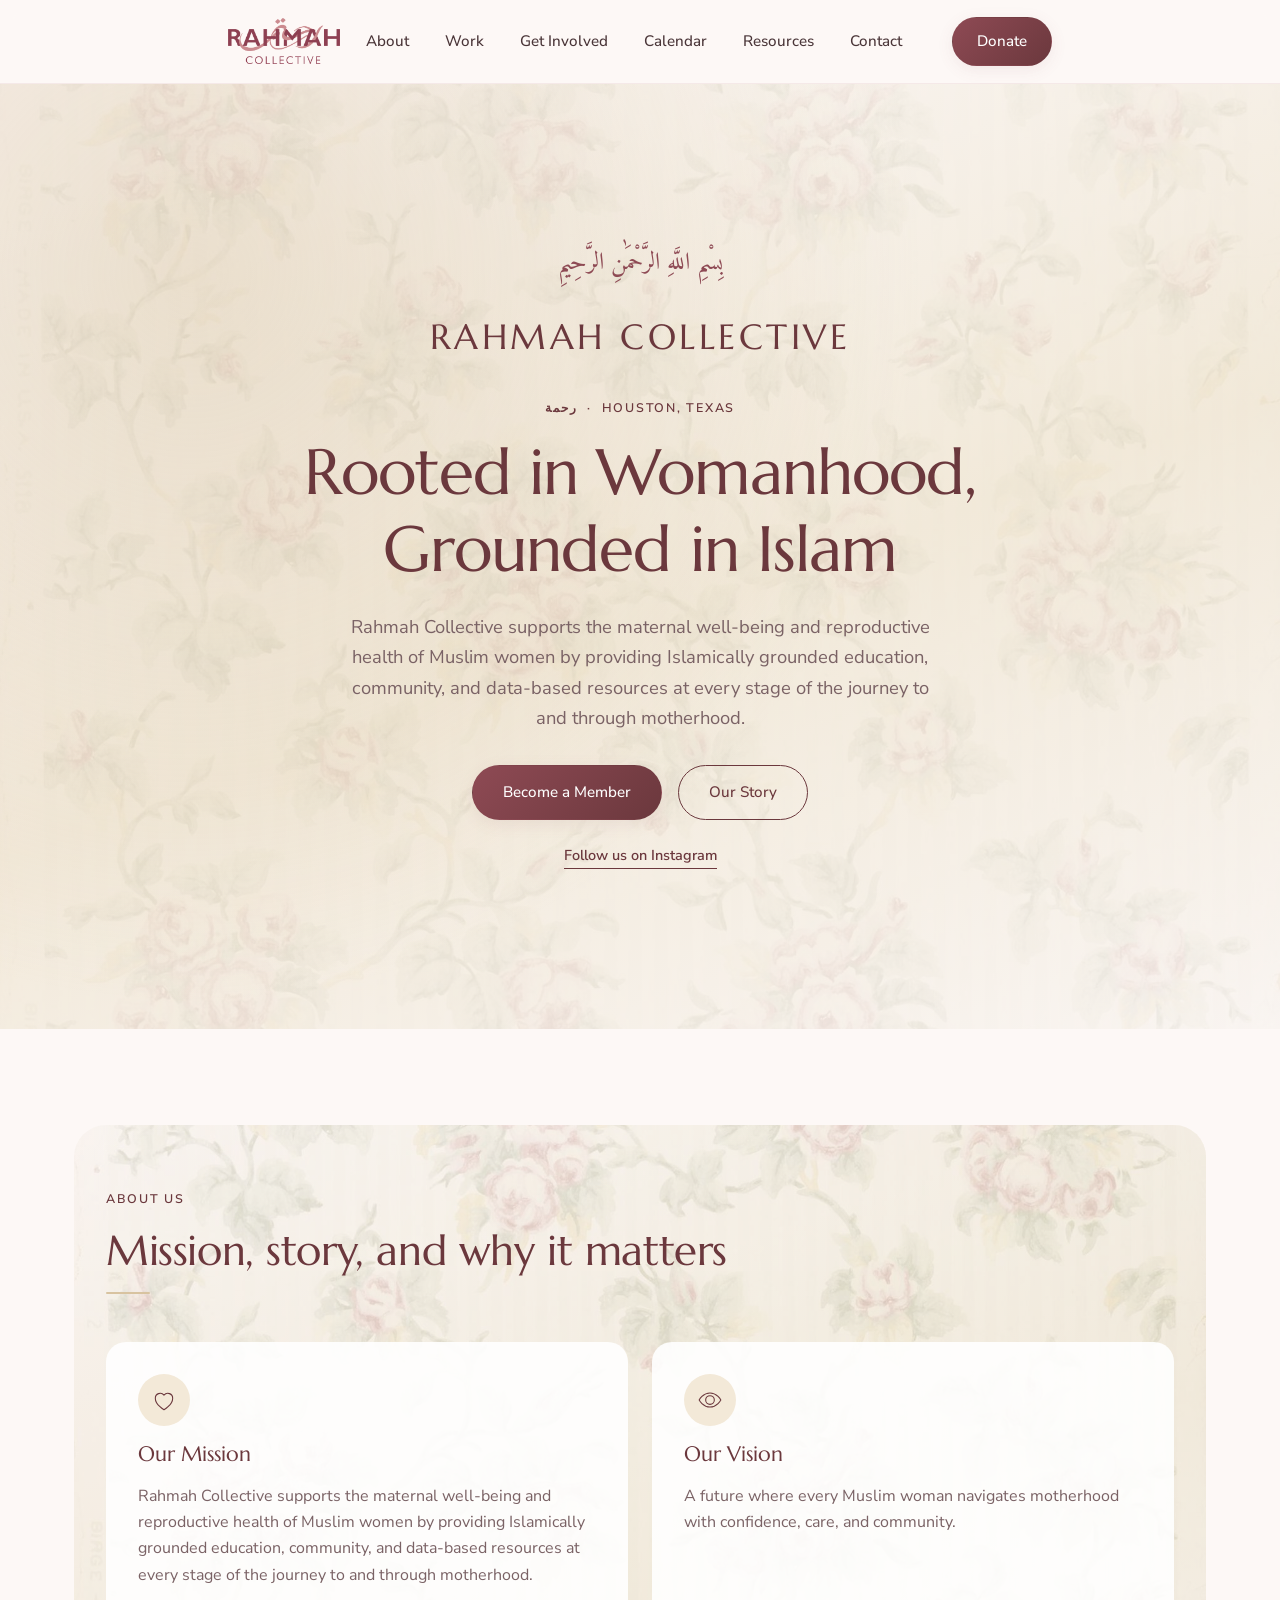
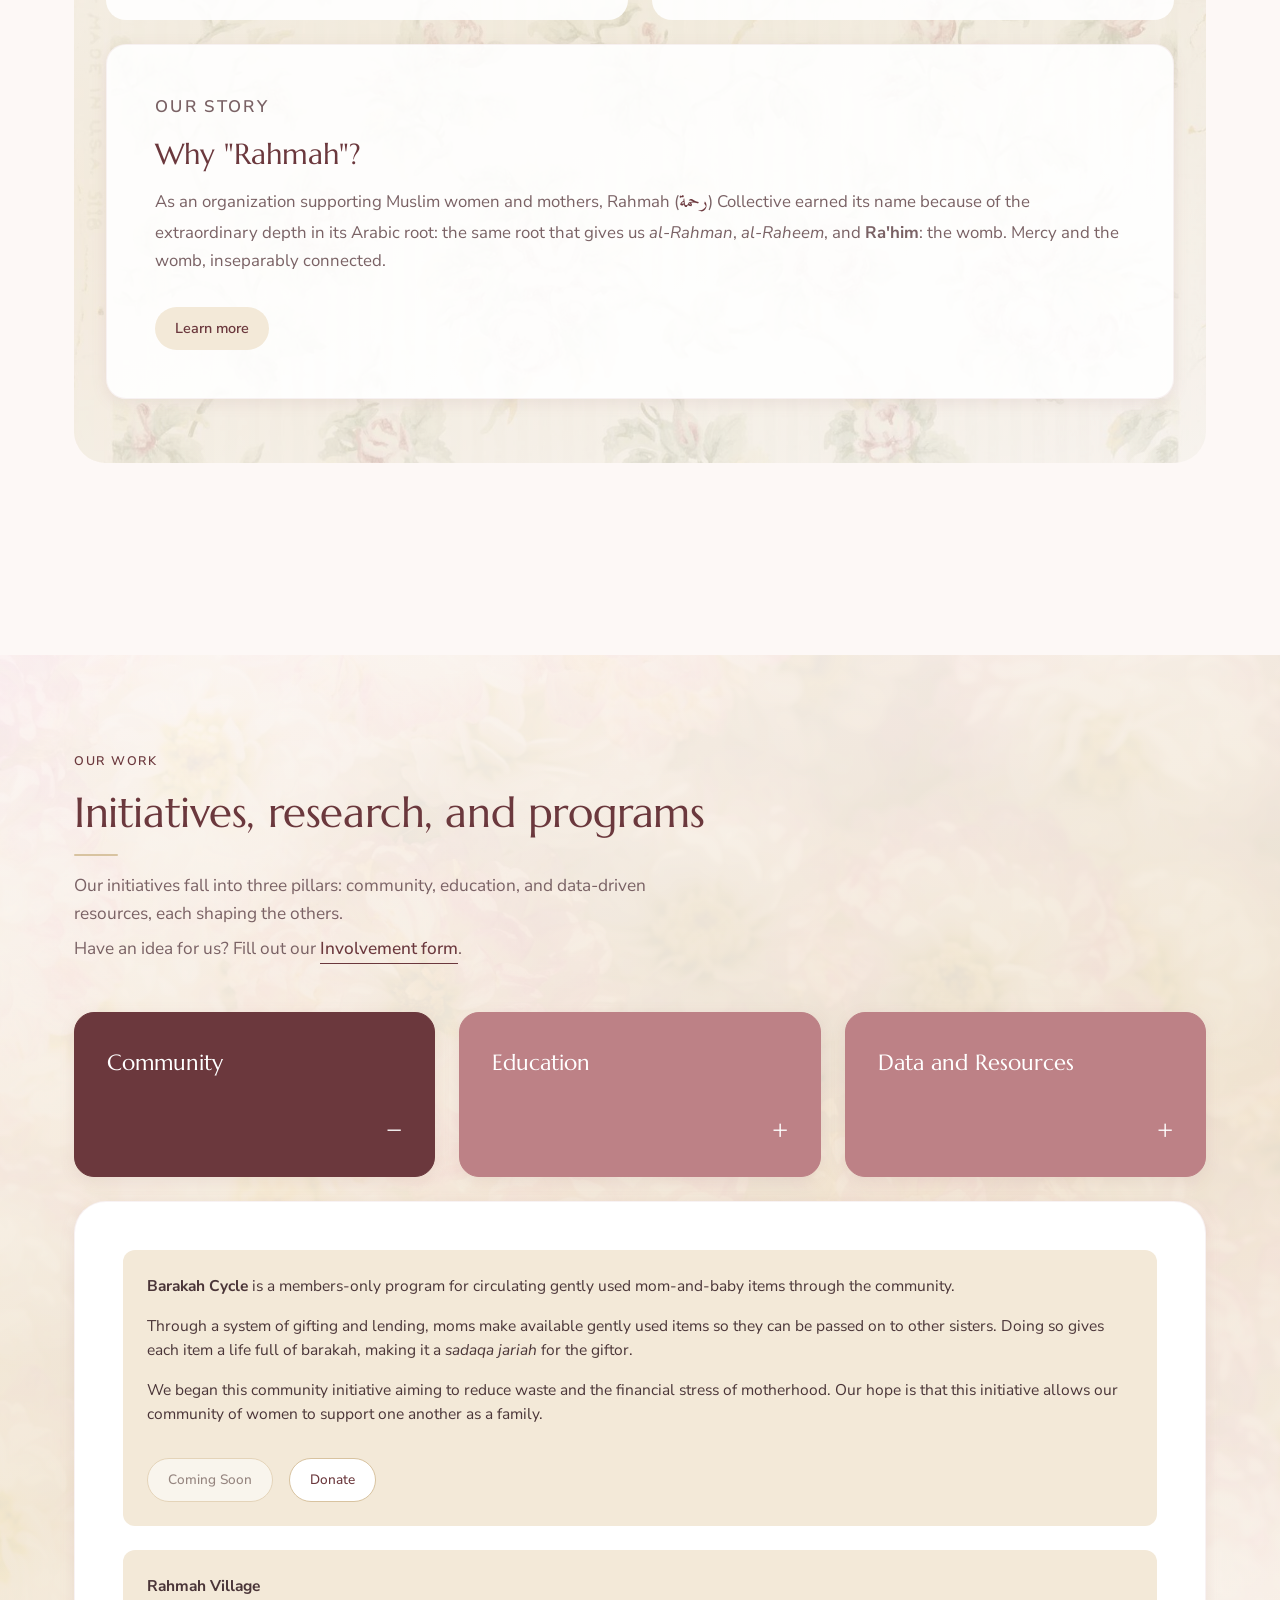
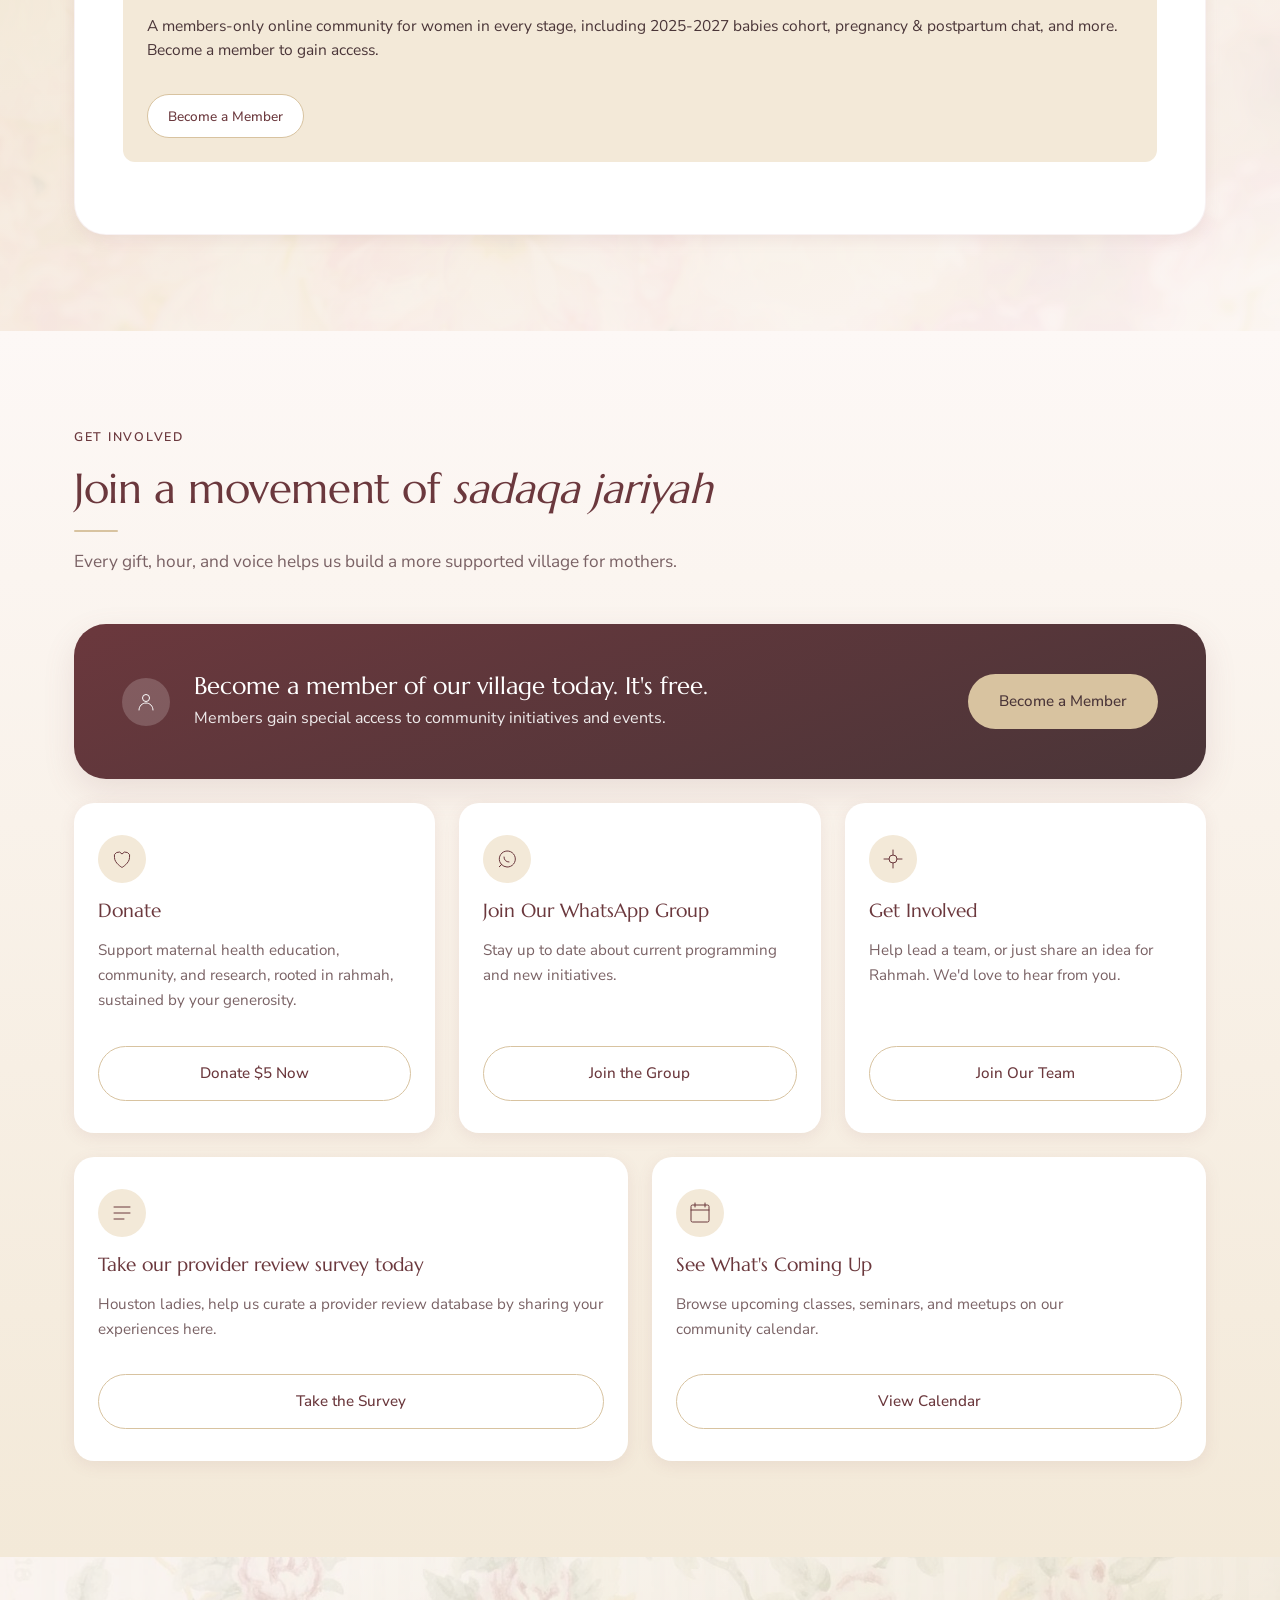
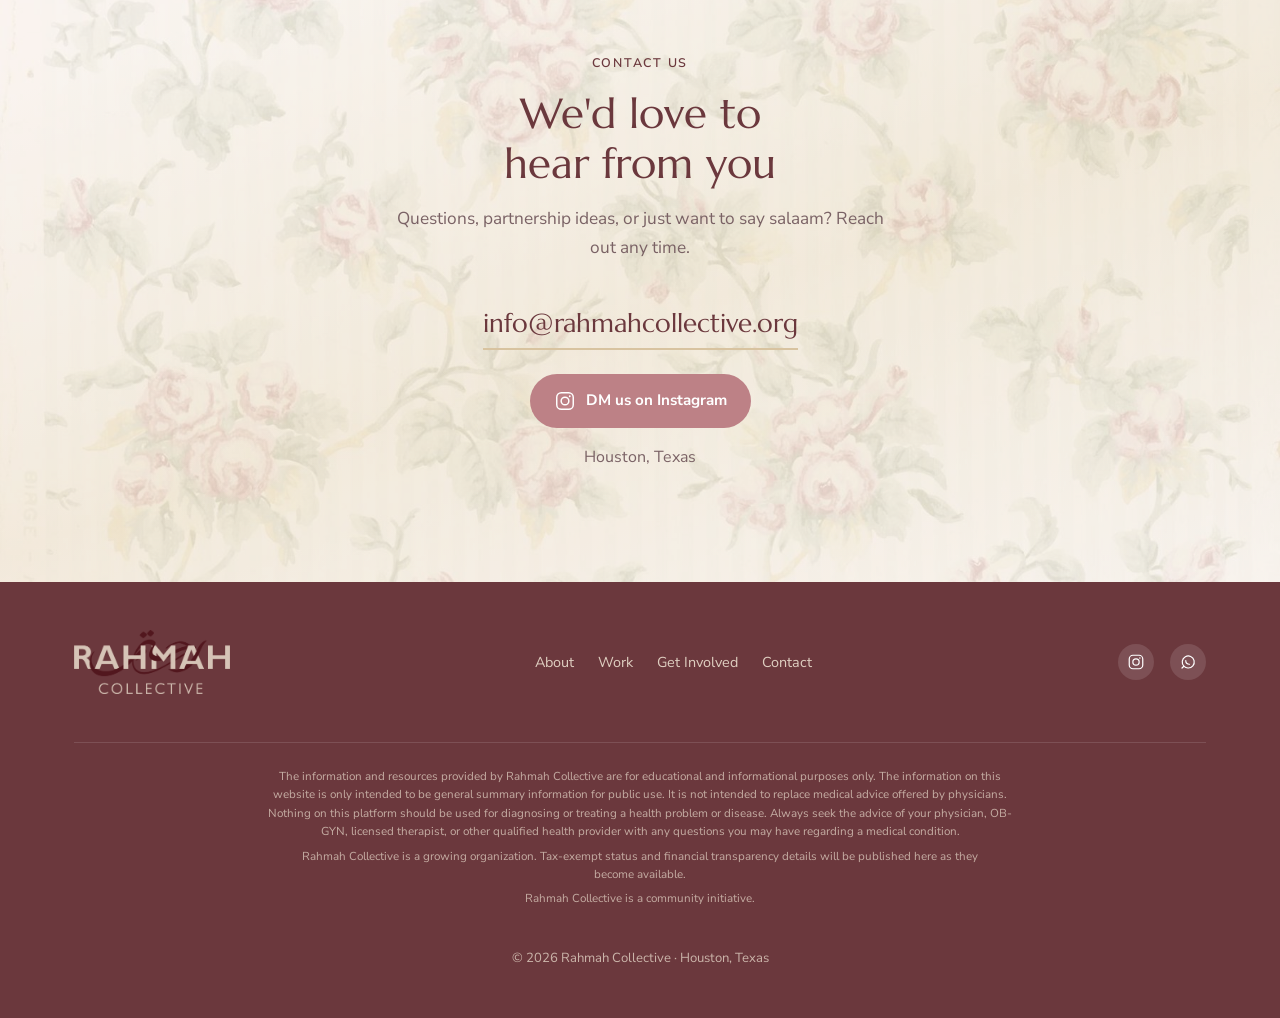
<file: index.html>
<!DOCTYPE html>
<html lang="en">
<head>
<meta charset="UTF-8">
<meta name="viewport" content="width=device-width, initial-scale=1.0">
<title>Rahmah Collective | Maternal Health &amp; Community, Houston TX</title>
<meta name="description" content="Rahmah Collective supports maternal health and reproductive care through Islamically grounded education, community, and research at every stage of a woman's journey to and through motherhood.">
<link rel="icon" type="image/png" href="assets/images/logo.png">

<meta property="og:type" content="website">
<meta property="og:title" content="Rahmah Collective | Rooted in Womanhood, Grounded in Islam">
<meta property="og:description" content="Islamically grounded education, community, and research for maternal health and reproductive care, at every stage of a woman's journey to and through motherhood.">
<meta property="og:image" content="https://rahmahcollective.org/assets/images/logo.png">
<meta property="og:url" content="https://rahmahcollective.org/">
<link rel="canonical" href="https://rahmahcollective.org/">
<meta name="twitter:card" content="summary_large_image">
<meta name="twitter:title" content="Rahmah Collective | Rooted in Womanhood, Grounded in Islam">
<meta name="twitter:description" content="Islamically grounded education, community, and research for maternal health and reproductive care, at every stage of a woman's journey to and through motherhood.">
<meta name="twitter:image" content="https://rahmahcollective.org/assets/images/logo.png">

<link rel="preconnect" href="https://fonts.googleapis.com">
<link rel="preconnect" href="https://fonts.gstatic.com" crossorigin>
<link href="https://fonts.googleapis.com/css2?family=Marcellus&family=Nunito+Sans:wght@300;400;500;600;700&family=Amiri:ital@0;1&display=swap" rel="stylesheet">

<link rel="stylesheet" href="css/styles.css">

<script type="application/ld+json">
{
  "@context": "https://schema.org",
  "@type": "NGO",
  "name": "Rahmah Collective",
  "url": "https://rahmahcollective.org/",
  "logo": "https://rahmahcollective.org/assets/images/logo.png",
  "description": "Rahmah Collective supports the maternal well-being and reproductive health of Muslim women by providing Islamically grounded education, community, and data-based resources at every stage of the journey to and through motherhood.",
  "address": {
    "@type": "PostalAddress",
    "addressLocality": "Houston",
    "addressRegion": "TX",
    "addressCountry": "US"
  },
  "email": "info@rahmahcollective.org",
  "sameAs": [
    "https://www.instagram.com/rahmahcollective"
  ]
}
</script>
</head>
<body>

<a class="skip-link" href="#main">Skip to main content</a>

<header class="site-header" id="site-header">
  <div class="container header-inner">
    <a href="#hero" class="brand" aria-label="Rahmah Collective home">
      <img src="assets/images/logo.png" alt="Rahmah Collective" class="brand-logo">
    </a>

    <nav class="main-nav" id="main-nav" aria-label="Primary">
      <ul>
        <li><a href="#about" class="nav-link">About</a></li>
        <li><a href="#work" class="nav-link">Work</a></li>
        <li><a href="#get-involved" class="nav-link">Get Involved</a></li>
        <li><a href="calendar.html" class="nav-link">Calendar</a></li>
        <li><a href="resources.html" class="nav-link">Resources</a></li>
        <li><a href="#contact" class="nav-link">Contact</a></li>
      </ul>
      <a href="donate.html" class="btn btn-primary btn-nav">Donate</a>
    </nav>

    <button class="nav-toggle" id="nav-toggle" aria-expanded="false" aria-controls="main-nav" aria-label="Open menu">
      <span></span><span></span><span></span>
    </button>
  </div>
</header>

<main id="main">

  <!-- ================= HERO ================= -->
  <section class="hero" id="hero">
    <div class="hero-bg" style="background-image:url('assets/images/hero-rose-wallpaper.jpg');" aria-hidden="true"></div>
    <div class="hero-gradient" aria-hidden="true"></div>
    <div class="container hero-inner reveal">
      <p class="hero-bismillah" lang="ar" dir="rtl">بِسْمِ اللَّهِ الرَّحْمَٰنِ الرَّحِيمِ</p>
      <p class="hero-wordmark">Rahmah Collective</p>
      <p class="eyebrow">رحمة &nbsp;·&nbsp; Houston, Texas</p>
      <h1 class="hero-title">Rooted in Womanhood,<br>Grounded in Islam</h1>
      <p class="hero-lede">Rahmah Collective supports the maternal well-being and reproductive health of Muslim women by providing Islamically grounded education, community, and data-based resources at every stage of the journey to and through motherhood.</p>
      <div class="hero-actions">
        <a href="https://forms.gle/Dado1hNxXgk2xg6z8" target="_blank" rel="noopener" class="btn btn-primary">Become a Member</a>
        <a href="#about" class="btn btn-ghost">Our Story</a>
      </div>
      <a href="https://www.instagram.com/rahmahcollective" target="_blank" rel="noopener" class="hero-instagram">Follow us on Instagram</a>
    </div>
  </section>

  <!-- ================= ABOUT ================= -->
  <section class="about" id="about">
    <div class="container">

      <div class="about-intro">
        <div class="about-intro-bg" style="background-image:url('assets/images/hero-rose-wallpaper.jpg');" aria-hidden="true"></div>
        <div class="about-intro-inner">
          <div class="section-head reveal">
            <p class="eyebrow">About Us</p>
            <h2>Mission, story, and why it matters</h2>
          </div>

          <div class="mv-row">
            <div class="mv-card reveal">
              <span class="mv-icon" aria-hidden="true">
                <svg viewBox="0 0 48 48" fill="none"><path d="M24 42s-16-9.4-16-21A9 9 0 0 1 24 15a9 9 0 0 1 16 6c0 11.6-16 21-16 21Z" stroke="currentColor" stroke-width="2" stroke-linejoin="round"/></svg>
              </span>
              <h3>Our Mission</h3>
              <p>Rahmah Collective supports the maternal well-being and reproductive health of Muslim women by providing Islamically grounded education, community, and data-based resources at every stage of the journey to and through motherhood.</p>
            </div>
            <div class="mv-card reveal">
              <span class="mv-icon" aria-hidden="true">
                <svg viewBox="0 0 48 48" fill="none"><circle cx="24" cy="24" r="8" stroke="currentColor" stroke-width="2"/><path d="M4 24s7-13 20-13 20 13 20 13-7 13-20 13S4 24 4 24Z" stroke="currentColor" stroke-width="2" stroke-linejoin="round"/></svg>
              </span>
              <h3>Our Vision</h3>
              <p>A future where every Muslim woman navigates motherhood with confidence, care, and community.</p>
            </div>
          </div>

          <div class="story-teaser reveal" id="story-teaser">
            <p class="eyebrow">Our Story</p>
            <h3>Why "Rahmah"?</h3>
            <p>As an organization supporting Muslim women and mothers, Rahmah (<span lang="ar" dir="rtl" class="arabic">رحمة</span>) Collective earned its name because of the extraordinary depth in its Arabic root: the same root that gives us <em>al-Rahman</em>, <em>al-Raheem</em>, and <strong>Ra'him</strong>: the womb. Mercy and the womb, inseparably connected.</p>
            <a href="our-story.html" class="learn-more-link">Learn more</a>
          </div>
        </div>
      </div>

    </div>
  </section>

  <!-- ================= WORK ================= -->
  <section class="work" id="work">
    <div class="work-bg" style="background-image:url('assets/images/work-botanical.jpg');" aria-hidden="true"></div>
    <div class="container">
      <div class="section-head reveal">
        <p class="eyebrow">Our Work</p>
        <h2>Initiatives, research, and programs</h2>
        <p class="section-lede">Our initiatives fall into three pillars: community, education, and data-driven resources, each shaping the others.<br>Have an idea for us? Fill out our <a href="https://docs.google.com/forms/d/e/1FAIpQLScq1iN1NYwGDjS_3XB2kMAmpyRR4fIAAsOPiCZQrePlyUrIiw/viewform" target="_blank" rel="noopener" class="link-arrow">Involvement form</a>.</p>
      </div>

      <div class="work-tabs reveal" role="tablist" aria-label="Our work categories">
        <button type="button" class="work-tab" id="tab-community" role="tab" aria-selected="true" aria-controls="panel-community">
          <span class="work-tab-label">Community</span>
          <span class="work-tab-icon" aria-hidden="true">−</span>
        </button>
        <button type="button" class="work-tab" id="tab-education" role="tab" aria-selected="false" aria-controls="panel-education" tabindex="-1">
          <span class="work-tab-label">Education</span>
          <span class="work-tab-icon" aria-hidden="true">+</span>
        </button>
        <button type="button" class="work-tab" id="tab-research" role="tab" aria-selected="false" aria-controls="panel-research" tabindex="-1">
          <span class="work-tab-label">Data and Resources</span>
          <span class="work-tab-icon" aria-hidden="true">+</span>
        </button>
      </div>

      <div class="work-panels reveal">
        <div class="work-panel" id="panel-community" role="tabpanel" aria-labelledby="tab-community" tabindex="0">
          <ul class="work-list work-list-columns">
            <li class="work-list-feature" id="barakah-cycle">
              <p><strong>Barakah Cycle</strong> is a members-only program for circulating gently used mom-and-baby items through the community.</p>
              <p>Through a system of gifting and lending, moms make available gently used items so they can be passed on to other sisters. Doing so gives each item a life full of barakah, making it a <em>sadaqa jariah</em> for the giftor.</p>
              <p>We began this community initiative aiming to reduce waste and the financial stress of motherhood. Our hope is that this initiative allows our community of women to support one another as a family.</p>
              <div class="work-list-actions">
                <span class="btn btn-small btn-outline btn-disabled" aria-disabled="true">Coming Soon</span>
                <a href="https://forms.gle/V2MEYZY8BqBsk1dQ7" target="_blank" rel="noopener" class="btn btn-small btn-outline">Donate</a>
              </div>
            </li>
            <li class="work-list-feature">
              <p><strong>Rahmah Village</strong></p>
              <p>A members-only online community for women in every stage, including 2025-2027 babies cohort, pregnancy &amp; postpartum chat, and more. Become a member to gain access.</p>
              <a href="https://forms.gle/Dado1hNxXgk2xg6z8" target="_blank" rel="noopener" class="btn btn-small btn-outline">Become a Member</a>
            </li>
          </ul>
        </div>

        <div class="work-panel" id="panel-education" role="tabpanel" aria-labelledby="tab-education" tabindex="0" hidden>
          <ul class="work-list">
            <li><span>Pelvic Floor PT Seminar</span> <span class="tag-soon">Coming soon Nov 2026</span></li>
            <li><span>Conception, Pregnancy, and Birth: a three-day workshop</span> <span class="tag-soon">Coming soon Dec 2026</span></li>
            <li><span>Navigating Menopause</span> <span class="tag-soon">Coming soon Jan 2027</span></li>
            <li><span>Lactation While Fasting in Ramadan</span> <span class="tag-soon">Coming soon Feb 2027</span></li>
          </ul>
        </div>

        <div class="work-panel" id="panel-research" role="tabpanel" aria-labelledby="tab-research" tabindex="0" hidden>
          <ul class="work-list">
            <li>
              <span>Women's Resource Directory: a community-sourced directory of providers and services for maternal health.</span>
              <a href="resources.html" class="link-arrow">View the directory →</a>
            </li>
            <li>
              <span>Provider Review Database: passing on community knowledge from one woman to the next.</span>
              <span class="tag-soon">Coming soon 2026</span>
              <div class="work-list-actions">
                <a href="https://docs.google.com/forms/d/e/1FAIpQLSclFhXlqCu5W_9q6CjrM9YMmfhlUGwrtDl9yxfUoYLdRuDrwQ/viewform?usp=header" target="_blank" rel="noopener" class="btn btn-small btn-outline">Review a provider</a>
              </div>
            </li>
          </ul>
        </div>
      </div>
    </div>
  </section>

  <!-- ================= GET INVOLVED ================= -->
  <section class="get-involved" id="get-involved">
    <div class="container">
      <div class="section-head reveal">
        <p class="eyebrow">Get Involved</p>
        <h2>Join a movement of <em>sadaqa jariyah</em></h2>
        <p class="section-lede">Every gift, hour, and voice helps us build a more supported village for mothers.</p>
      </div>

      <div class="gi-featured reveal">
        <div class="gi-featured-content">
          <span class="gi-icon" aria-hidden="true">
            <svg viewBox="0 0 48 48" fill="none"><circle cx="24" cy="16" r="7" stroke="currentColor" stroke-width="2"/><path d="M10 40c0-8 6.3-14 14-14s14 6 14 14" stroke="currentColor" stroke-width="2" stroke-linecap="round"/></svg>
          </span>
          <div>
            <h3>Become a member of our village today. It's free.</h3>
            <p>Members gain special access to community initiatives and events.</p>
          </div>
        </div>
        <a href="https://forms.gle/Dado1hNxXgk2xg6z8" target="_blank" rel="noopener" class="btn gi-featured-btn">Become a Member</a>
      </div>

      <div class="gi-grid">

        <div class="gi-card reveal">
          <span class="gi-icon" aria-hidden="true">
            <svg viewBox="0 0 48 48" fill="none"><path d="M24 41s-15-8.9-15-19.7A8.4 8.4 0 0 1 24 14a8.4 8.4 0 0 1 15 7.3C39 32.1 24 41 24 41Z" stroke="currentColor" stroke-width="2" stroke-linejoin="round"/></svg>
          </span>
          <h3>Donate</h3>
          <p>Support maternal health education, community, and research, rooted in rahmah, sustained by your generosity.</p>
          <a href="donate.html" class="btn btn-outline">Donate $5 Now</a>
        </div>

        <div class="gi-card reveal">
          <span class="gi-icon" aria-hidden="true">
            <svg viewBox="0 0 48 48" fill="none"><path d="M13 35 8 40l5.2-4.8A16 16 0 1 1 24 40a16 16 0 0 1-11-5Z" stroke="currentColor" stroke-width="2" stroke-linecap="round" stroke-linejoin="round"/><path d="M18 20c0 6 4 10 10 10" stroke="currentColor" stroke-width="2" stroke-linecap="round"/></svg>
          </span>
          <h3>Join Our WhatsApp Group</h3>
          <p>Stay up to date about current programming and new initiatives.</p>
          <a href="https://chat.whatsapp.com/GgnVHQspC3SLMXKahzF53O" target="_blank" rel="noopener" class="btn btn-outline">Join the Group</a>
        </div>

        <div class="gi-card reveal">
          <span class="gi-icon" aria-hidden="true">
            <svg viewBox="0 0 48 48" fill="none"><path d="M24 6v10M24 32v10M6 24h10M32 24h10" stroke="currentColor" stroke-width="2" stroke-linecap="round"/><circle cx="24" cy="24" r="8" stroke="currentColor" stroke-width="2"/></svg>
          </span>
          <h3>Get Involved</h3>
          <p>Help lead a team, or just share an idea for Rahmah. We'd love to hear from you.</p>
          <a href="https://docs.google.com/forms/d/e/1FAIpQLScq1iN1NYwGDjS_3XB2kMAmpyRR4fIAAsOPiCZQrePlyUrIiw/viewform?usp=header" target="_blank" rel="noopener" class="btn btn-outline">Join Our Team</a>
        </div>

        <div class="gi-card reveal">
          <span class="gi-icon" aria-hidden="true">
            <svg viewBox="0 0 48 48" fill="none"><path d="M8 12h32M8 24h32M8 36h20" stroke="currentColor" stroke-width="2" stroke-linecap="round"/></svg>
          </span>
          <h3>Take our provider review survey today</h3>
          <p>Houston ladies, help us curate a provider review database by sharing your experiences here.</p>
          <a href="https://docs.google.com/forms/d/e/1FAIpQLSclFhXlqCu5W_9q6CjrM9YMmfhlUGwrtDl9yxfUoYLdRuDrwQ/viewform?usp=header" target="_blank" rel="noopener" class="btn btn-outline">Take the Survey</a>
        </div>

        <div class="gi-card reveal">
          <span class="gi-icon" aria-hidden="true">
            <svg viewBox="0 0 48 48" fill="none"><rect x="6" y="8" width="36" height="34" rx="3" stroke="currentColor" stroke-width="2"/><path d="M6 18h36M14 4v8M34 4v8" stroke="currentColor" stroke-width="2" stroke-linecap="round"/></svg>
          </span>
          <h3>See What's Coming Up</h3>
          <p>Browse upcoming classes, seminars, and meetups on our community calendar.</p>
          <a href="calendar.html" class="btn btn-outline">View Calendar</a>
        </div>

      </div>
    </div>
  </section>

  <!-- ================= CONTACT ================= -->
  <section class="contact" id="contact">
    <div class="contact-bg" style="background-image:url('assets/images/hero-rose-wallpaper.jpg');" aria-hidden="true"></div>
    <div class="container contact-inner reveal">
      <p class="eyebrow">Contact Us</p>
      <h2>We'd love to hear from you</h2>
      <p class="section-lede">Questions, partnership ideas, or just want to say salaam? Reach out any time.</p>
      <a href="mailto:info@rahmahcollective.org" class="contact-email">info@rahmahcollective.org</a>
      <a href="https://www.instagram.com/rahmahcollective" target="_blank" rel="noopener" class="calendar-instagram-cta" style="margin-top:var(--space-3);">
        <svg viewBox="0 0 24 24" fill="none" aria-hidden="true"><rect x="3" y="3" width="18" height="18" rx="5" stroke="currentColor" stroke-width="1.6"/><circle cx="12" cy="12" r="4.2" stroke="currentColor" stroke-width="1.6"/><circle cx="17.2" cy="6.8" r="1" fill="currentColor"/></svg>
        <span>DM us on Instagram</span>
      </a>
      <p class="contact-location">Houston, Texas</p>
    </div>
  </section>

</main>

<footer class="site-footer">
  <div class="container footer-inner">
    <img src="assets/images/logo-dark.png" alt="Rahmah Collective" class="footer-logo">
    <nav aria-label="Footer">
      <ul>
        <li><a href="#about">About</a></li>
        <li><a href="#work">Work</a></li>
        <li><a href="#get-involved">Get Involved</a></li>
        <li><a href="#contact">Contact</a></li>
      </ul>
    </nav>
    <div class="footer-social">
      <a href="https://www.instagram.com/rahmahcollective" target="_blank" rel="noopener" aria-label="Rahmah Collective on Instagram">
        <svg viewBox="0 0 24 24" fill="none" aria-hidden="true"><rect x="3" y="3" width="18" height="18" rx="5" stroke="currentColor" stroke-width="1.6"/><circle cx="12" cy="12" r="4.2" stroke="currentColor" stroke-width="1.6"/><circle cx="17.2" cy="6.8" r="1" fill="currentColor"/></svg>
      </a>
      <a href="https://chat.whatsapp.com/GgnVHQspC3SLMXKahzF53O" target="_blank" rel="noopener" aria-label="Join our WhatsApp announcement group">
        <svg viewBox="0 0 24 24" fill="none" aria-hidden="true"><path d="M6.5 17.5 4 20l2.6-2.4A8 8 0 1 1 12 20a8 8 0 0 1-5.5-2.5Z" stroke="currentColor" stroke-width="1.6" stroke-linecap="round" stroke-linejoin="round"/><path d="M9 10c0 3 2 5 5 5" stroke="currentColor" stroke-width="1.6" stroke-linecap="round"/></svg>
      </a>
    </div>
    <div class="footer-disclaimer">
      <p>The information and resources provided by Rahmah Collective are for educational and informational purposes only. The information on this website is only intended to be general summary information for public use. It is not intended to replace medical advice offered by physicians. Nothing on this platform should be used for diagnosing or treating a health problem or disease. Always seek the advice of your physician, OB-GYN, licensed therapist, or other qualified health provider with any questions you may have regarding a medical condition.</p>
      <p>Rahmah Collective is a growing organization. Tax-exempt status and financial transparency details will be published here as they become available.</p>
      <p>Rahmah Collective is a community initiative.</p>
    </div>
    <p class="footer-copy">© <span id="year"></span> Rahmah Collective · Houston, Texas</p>
  </div>
</footer>

<button type="button" id="back-to-top" class="back-to-top" aria-label="Back to top">
  <svg viewBox="0 0 24 24" fill="none" aria-hidden="true"><path d="M12 19V5M5 12l7-7 7 7" stroke="currentColor" stroke-width="2" stroke-linecap="round" stroke-linejoin="round"/></svg>
</button>

<script src="js/main.js"></script>
</body>
</html>
</file>
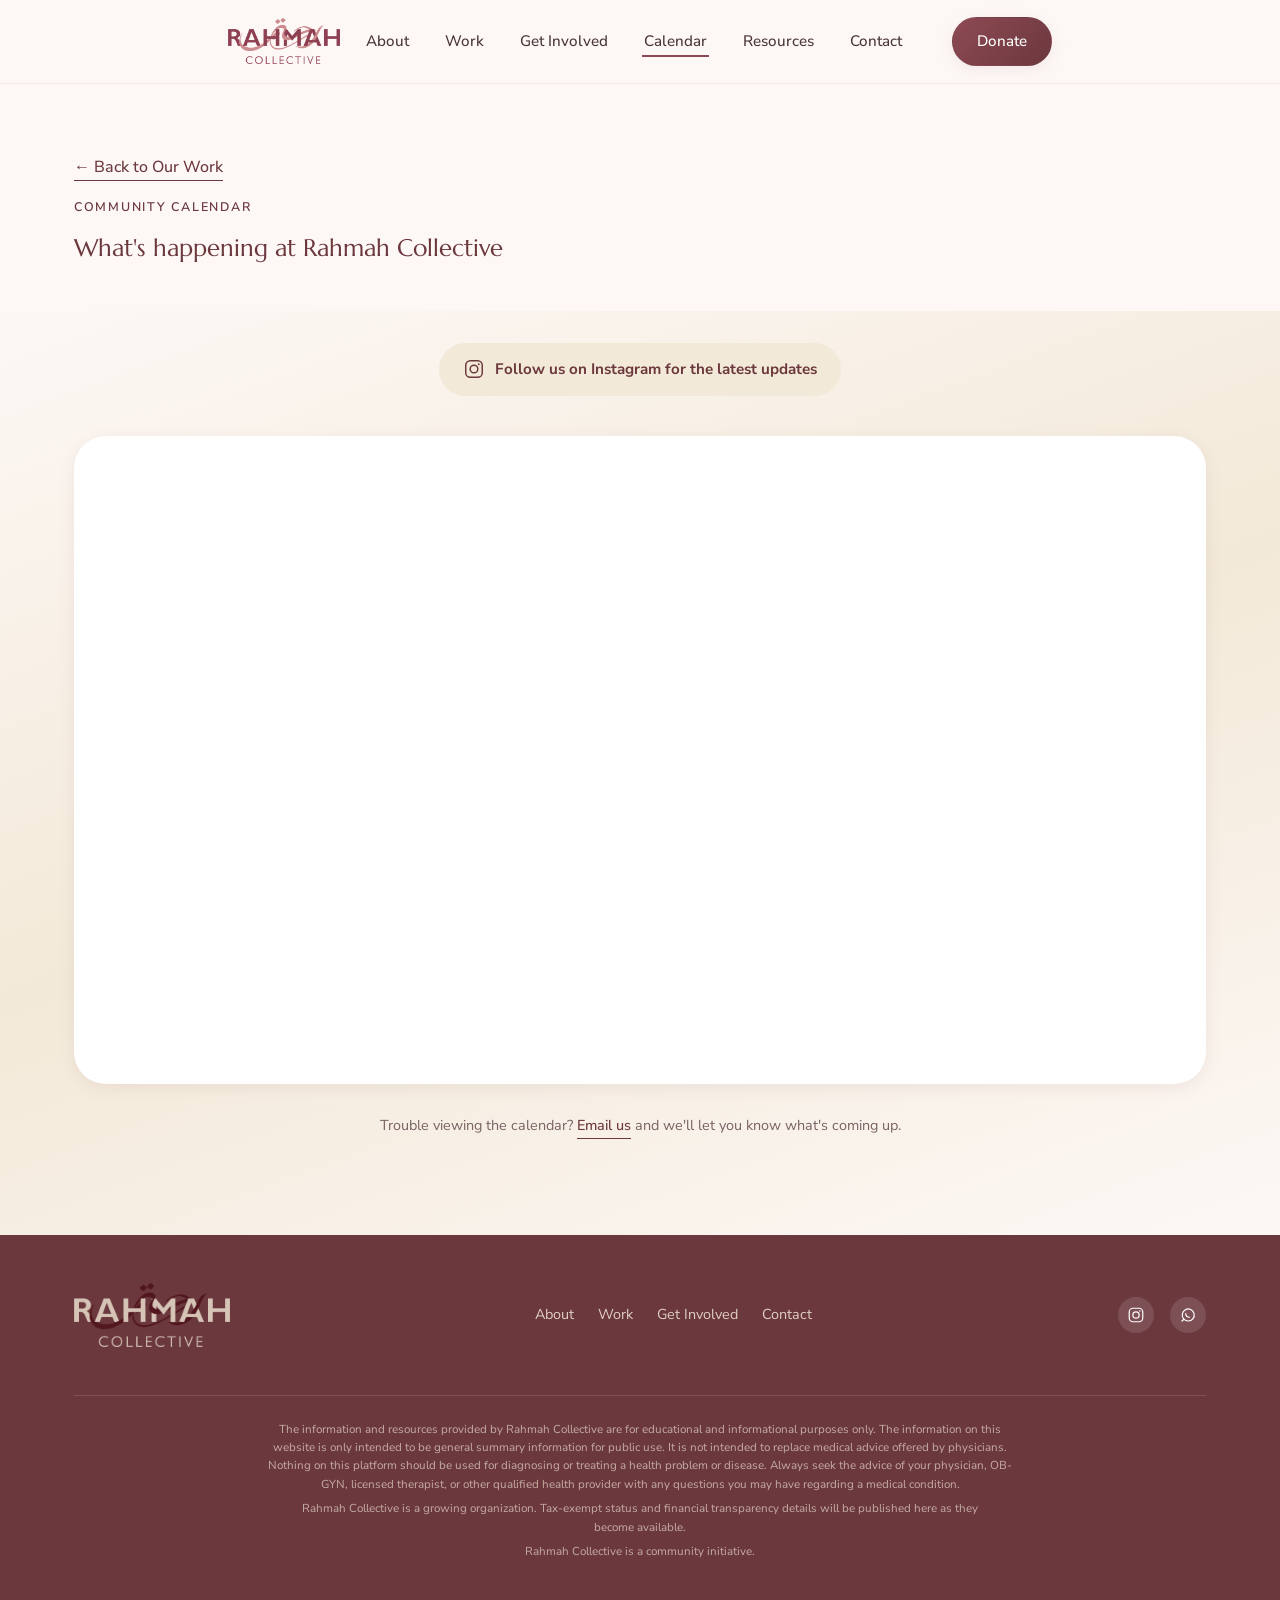
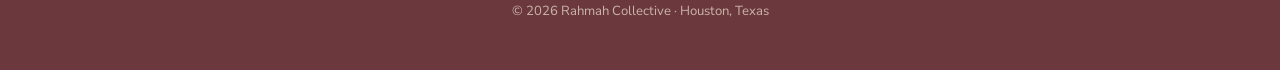
<file: calendar.html>
<!DOCTYPE html>
<html lang="en">
<head>
<meta charset="UTF-8">
<meta name="viewport" content="width=device-width, initial-scale=1.0">
<title>Calendar | Rahmah Collective</title>
<meta name="description" content="Upcoming classes, seminars, and community meetups from Rahmah Collective in Houston, TX.">
<link rel="icon" type="image/png" href="assets/images/logo.png">

<meta property="og:type" content="website">
<meta property="og:title" content="Calendar | Rahmah Collective">
<meta property="og:description" content="Upcoming classes, seminars, and community meetups from Rahmah Collective.">
<meta property="og:image" content="assets/images/logo.png">
<meta property="og:url" content="https://rahmahcollective.org/calendar.html">
<link rel="canonical" href="https://rahmahcollective.org/calendar.html">
<meta name="twitter:card" content="summary_large_image">
<meta name="twitter:title" content="Calendar | Rahmah Collective">
<meta name="twitter:description" content="Upcoming classes, seminars, and community meetups from Rahmah Collective.">
<meta name="twitter:image" content="assets/images/logo.png">

<link rel="preconnect" href="https://fonts.googleapis.com">
<link rel="preconnect" href="https://fonts.gstatic.com" crossorigin>
<link href="https://fonts.googleapis.com/css2?family=Marcellus&family=Nunito+Sans:wght@300;400;500;600;700&family=Amiri:ital@0;1&display=swap" rel="stylesheet">

<link rel="stylesheet" href="css/styles.css">
</head>
<body>

<a class="skip-link" href="#main">Skip to main content</a>

<header class="site-header" id="site-header">
  <div class="container header-inner">
    <a href="index.html" class="brand" aria-label="Rahmah Collective home">
      <img src="assets/images/logo.png" alt="Rahmah Collective" class="brand-logo">
    </a>

    <nav class="main-nav" id="main-nav" aria-label="Primary">
      <ul>
        <li><a href="index.html#about" class="nav-link">About</a></li>
        <li><a href="index.html#work" class="nav-link">Work</a></li>
        <li><a href="index.html#get-involved" class="nav-link">Get Involved</a></li>
        <li><a href="calendar.html" class="nav-link active">Calendar</a></li>
        <li><a href="resources.html" class="nav-link">Resources</a></li>
        <li><a href="index.html#contact" class="nav-link">Contact</a></li>
      </ul>
      <a href="donate.html" class="btn btn-primary btn-nav">Donate</a>
    </nav>

    <button class="nav-toggle" id="nav-toggle" aria-expanded="false" aria-controls="main-nav" aria-label="Open menu">
      <span></span><span></span><span></span>
    </button>
  </div>
</header>

<main id="main">

  <!-- ================= CALENDAR HERO ================= -->
  <section class="about" style="padding-top:var(--space-6); padding-bottom:var(--space-4);">
    <div class="container">
      <a href="index.html#work" class="link-arrow" style="margin-bottom:var(--space-2); display:inline-block;">← Back to Our Work</a>
      <div class="section-head" style="margin-bottom:0;">
        <p class="eyebrow">Community Calendar</p>
        <h1>What's happening at Rahmah Collective</h1>
      </div>
    </div>
  </section>

  <!-- ================= CALENDAR EMBED ================= -->
  <section class="work" style="padding-top:var(--space-4);">
    <div class="container">

      <div class="calendar-embed reveal">
        <a href="https://www.instagram.com/rahmahcollective" target="_blank" rel="noopener" class="calendar-instagram-cta">
          <svg viewBox="0 0 24 24" fill="none" aria-hidden="true"><rect x="3" y="3" width="18" height="18" rx="5" stroke="currentColor" stroke-width="1.6"/><circle cx="12" cy="12" r="4.2" stroke="currentColor" stroke-width="1.6"/><circle cx="17.2" cy="6.8" r="1" fill="currentColor"/></svg>
          <span>Follow us on Instagram for the latest updates</span>
        </a>
        <div class="calendar-frame-wrap">
          <iframe
            src="https://calendar.google.com/calendar/embed?src=a3832b26b87098d0e31defc30837673fe9348e8d19400ae7c915d54d04a99407%40group.calendar.google.com&ctz=America%2FChicago"
            style="border:0"
            width="100%"
            height="600"
            frameborder="0"
            scrolling="no"
            loading="lazy"
            title="Rahmah Collective community calendar"></iframe>
        </div>
        <p class="calendar-fallback">Trouble viewing the calendar? <a href="mailto:info@rahmahcollective.org?subject=Upcoming%20Events" class="link-arrow">Email us</a> and we'll let you know what's coming up.</p>
      </div>

    </div>
  </section>

</main>

<footer class="site-footer">
  <div class="container footer-inner">
    <img src="assets/images/logo-dark.png" alt="Rahmah Collective" class="footer-logo">
    <nav aria-label="Footer">
      <ul>
        <li><a href="index.html#about">About</a></li>
        <li><a href="index.html#work">Work</a></li>
        <li><a href="index.html#get-involved">Get Involved</a></li>
        <li><a href="index.html#contact">Contact</a></li>
      </ul>
    </nav>
    <div class="footer-social">
      <a href="https://www.instagram.com/rahmahcollective" target="_blank" rel="noopener" aria-label="Rahmah Collective on Instagram">
        <svg viewBox="0 0 24 24" fill="none" aria-hidden="true"><rect x="3" y="3" width="18" height="18" rx="5" stroke="currentColor" stroke-width="1.6"/><circle cx="12" cy="12" r="4.2" stroke="currentColor" stroke-width="1.6"/><circle cx="17.2" cy="6.8" r="1" fill="currentColor"/></svg>
      </a>
      <a href="https://chat.whatsapp.com/GgnVHQspC3SLMXKahzF53O" target="_blank" rel="noopener" aria-label="Join our WhatsApp announcement group">
        <svg viewBox="0 0 24 24" fill="none" aria-hidden="true"><path d="M6.5 17.5 4 20l2.6-2.4A8 8 0 1 1 12 20a8 8 0 0 1-5.5-2.5Z" stroke="currentColor" stroke-width="1.6" stroke-linecap="round" stroke-linejoin="round"/><path d="M9 10c0 3 2 5 5 5" stroke="currentColor" stroke-width="1.6" stroke-linecap="round"/></svg>
      </a>
    </div>
    <div class="footer-disclaimer">
      <p>The information and resources provided by Rahmah Collective are for educational and informational purposes only. The information on this website is only intended to be general summary information for public use. It is not intended to replace medical advice offered by physicians. Nothing on this platform should be used for diagnosing or treating a health problem or disease. Always seek the advice of your physician, OB-GYN, licensed therapist, or other qualified health provider with any questions you may have regarding a medical condition.</p>
      <p>Rahmah Collective is a growing organization. Tax-exempt status and financial transparency details will be published here as they become available.</p>
      <p>Rahmah Collective is a community initiative.</p>
    </div>
    <p class="footer-copy">© <span id="year"></span> Rahmah Collective · Houston, Texas</p>
  </div>
</footer>

<button type="button" id="back-to-top" class="back-to-top" aria-label="Back to top">
  <svg viewBox="0 0 24 24" fill="none" aria-hidden="true"><path d="M12 19V5M5 12l7-7 7 7" stroke="currentColor" stroke-width="2" stroke-linecap="round" stroke-linejoin="round"/></svg>
</button>

<script src="js/main.js"></script>
</body>
</html>
</file>
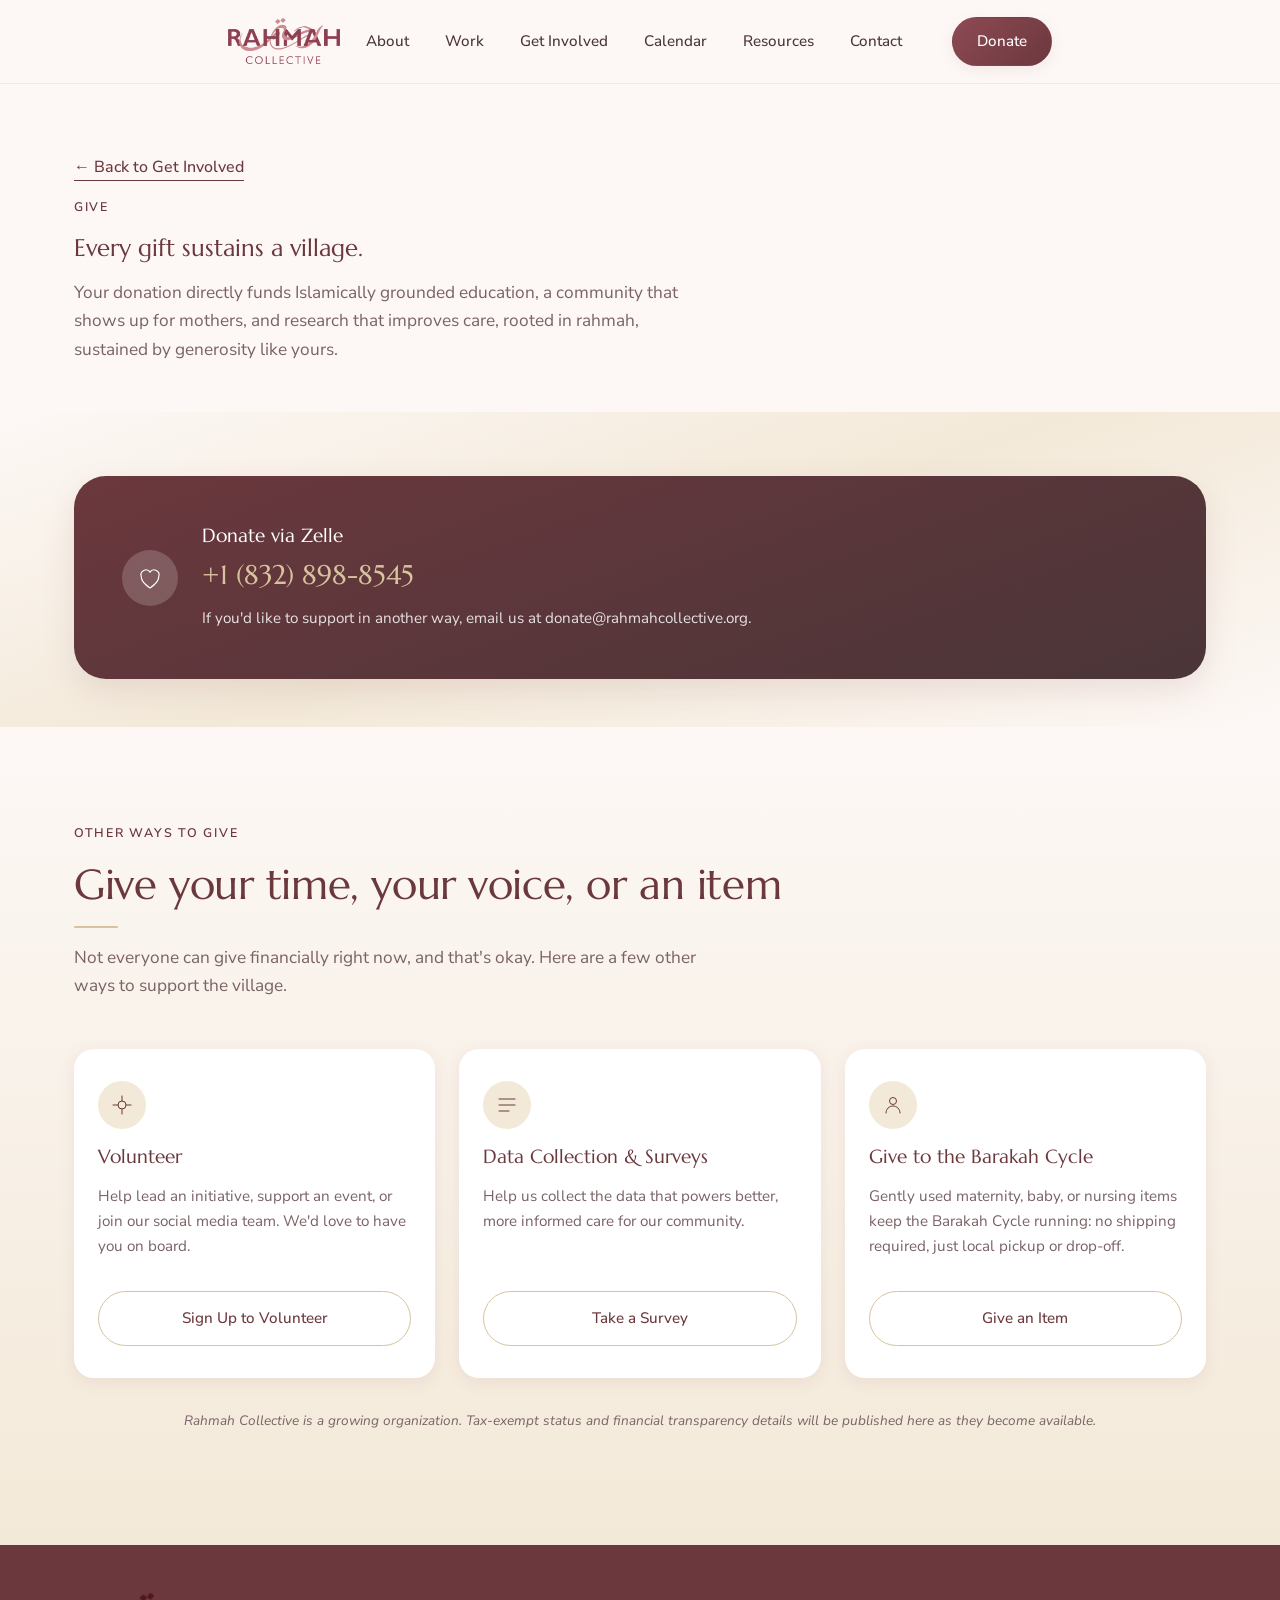
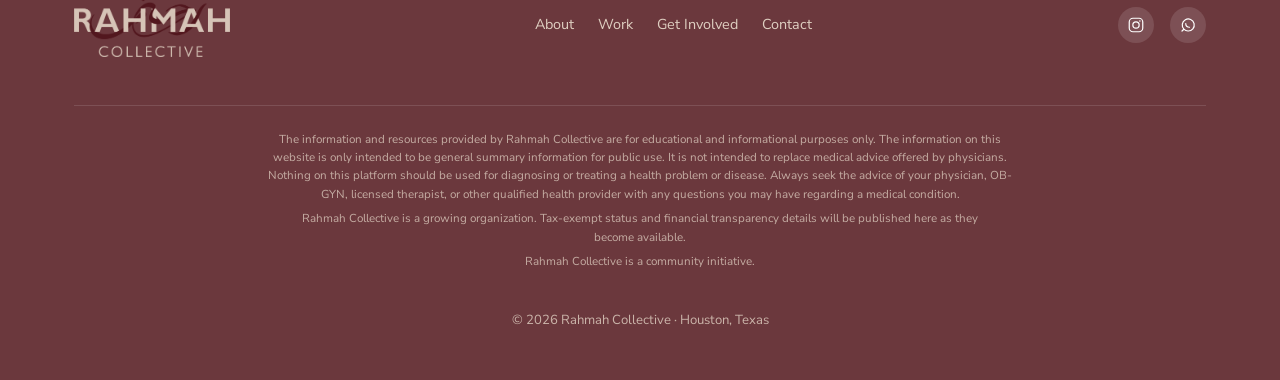
<file: donate.html>
<!DOCTYPE html>
<html lang="en">
<head>
<meta charset="UTF-8">
<meta name="viewport" content="width=device-width, initial-scale=1.0">
<title>Donate | Rahmah Collective</title>
<meta name="description" content="Support Rahmah Collective's maternal health education, community programs, and research. Every gift sustains a village for mothers in Houston, TX.">
<link rel="icon" type="image/png" href="assets/images/logo.png">

<meta property="og:type" content="website">
<meta property="og:title" content="Donate | Rahmah Collective">
<meta property="og:description" content="Support Rahmah Collective's maternal health education, community programs, and research. Every gift sustains a village for mothers.">
<meta property="og:image" content="assets/images/logo.png">
<meta property="og:url" content="https://rahmahcollective.org/donate.html">
<link rel="canonical" href="https://rahmahcollective.org/donate.html">
<meta name="twitter:card" content="summary_large_image">
<meta name="twitter:title" content="Donate | Rahmah Collective">
<meta name="twitter:description" content="Support Rahmah Collective's maternal health education, community programs, and research. Every gift sustains a village for mothers.">
<meta name="twitter:image" content="assets/images/logo.png">

<link rel="preconnect" href="https://fonts.googleapis.com">
<link rel="preconnect" href="https://fonts.gstatic.com" crossorigin>
<link href="https://fonts.googleapis.com/css2?family=Marcellus&family=Nunito+Sans:wght@300;400;500;600;700&family=Amiri:ital@0;1&display=swap" rel="stylesheet">

<link rel="stylesheet" href="css/styles.css">
</head>
<body>

<a class="skip-link" href="#main">Skip to main content</a>

<header class="site-header" id="site-header">
  <div class="container header-inner">
    <a href="index.html" class="brand" aria-label="Rahmah Collective home">
      <img src="assets/images/logo.png" alt="Rahmah Collective" class="brand-logo">
    </a>

    <nav class="main-nav" id="main-nav" aria-label="Primary">
      <ul>
        <li><a href="index.html#about" class="nav-link">About</a></li>
        <li><a href="index.html#work" class="nav-link">Work</a></li>
        <li><a href="index.html#get-involved" class="nav-link">Get Involved</a></li>
        <li><a href="calendar.html" class="nav-link">Calendar</a></li>
        <li><a href="resources.html" class="nav-link">Resources</a></li>
        <li><a href="index.html#contact" class="nav-link">Contact</a></li>
      </ul>
      <a href="donate.html" class="btn btn-primary btn-nav">Donate</a>
    </nav>

    <button class="nav-toggle" id="nav-toggle" aria-expanded="false" aria-controls="main-nav" aria-label="Open menu">
      <span></span><span></span><span></span>
    </button>
  </div>
</header>

<main id="main">

  <!-- ================= DONATE HERO ================= -->
  <section class="about" style="padding-top:var(--space-6); padding-bottom:var(--space-4);">
    <div class="container">
      <a href="index.html#get-involved" class="link-arrow" style="margin-bottom:var(--space-2); display:inline-block;">← Back to Get Involved</a>
      <div class="section-head" style="margin-bottom:0;">
        <p class="eyebrow">Give</p>
        <h1>Every gift sustains a village.</h1>
        <p class="section-lede">Your donation directly funds Islamically grounded education, a community that shows up for mothers, and research that improves care, rooted in rahmah, sustained by generosity like yours.</p>
      </div>
    </div>
  </section>

  <!-- ================= DONATE VIA ZELLE ================= -->
  <section class="work" style="padding-top:var(--space-2); padding-bottom:var(--space-5);">
    <div class="container">
      <div class="event-highlight reveal">
        <div class="event-highlight-content">
          <span class="event-date-badge" aria-hidden="true">
            <svg viewBox="0 0 48 48" fill="none"><path d="M24 41s-15-8.9-15-19.7A8.4 8.4 0 0 1 24 14a8.4 8.4 0 0 1 15 7.3C39 32.1 24 41 24 41Z" stroke="currentColor" stroke-width="2" stroke-linejoin="round"/></svg>
          </span>
          <div>
            <h3>Donate via Zelle</h3>
            <a href="tel:+18328988545" class="zelle-number">+1 (832) 898-8545</a>
            <p>If you'd like to support in another way, email us at <a href="mailto:donate@rahmahcollective.org">donate@rahmahcollective.org</a>.</p>
          </div>
        </div>
      </div>
    </div>
  </section>

  <!-- ================= OTHER WAYS TO GIVE ================= -->
  <section class="get-involved">
    <div class="container">
      <div class="section-head reveal">
        <p class="eyebrow">Other Ways to Give</p>
        <h2>Give your time, your voice, or an item</h2>
        <p class="section-lede">Not everyone can give financially right now, and that's okay. Here are a few other ways to support the village.</p>
      </div>

      <div class="gi-grid">
        <div class="gi-card reveal">
          <span class="gi-icon" aria-hidden="true">
            <svg viewBox="0 0 48 48" fill="none"><path d="M24 6v10M24 32v10M6 24h10M32 24h10" stroke="currentColor" stroke-width="2" stroke-linecap="round"/><circle cx="24" cy="24" r="8" stroke="currentColor" stroke-width="2"/></svg>
          </span>
          <h3>Volunteer</h3>
          <p>Help lead an initiative, support an event, or join our social media team. We'd love to have you on board.</p>
          <a href="https://docs.google.com/forms/d/e/1FAIpQLScq1iN1NYwGDjS_3XB2kMAmpyRR4fIAAsOPiCZQrePlyUrIiw/viewform?usp=header" target="_blank" rel="noopener" class="btn btn-outline">Sign Up to Volunteer</a>
        </div>
        <div class="gi-card reveal">
          <span class="gi-icon" aria-hidden="true">
            <svg viewBox="0 0 48 48" fill="none"><path d="M8 12h32M8 24h32M8 36h20" stroke="currentColor" stroke-width="2" stroke-linecap="round"/></svg>
          </span>
          <h3>Data Collection &amp; Surveys</h3>
          <p>Help us collect the data that powers better, more informed care for our community.</p>
          <a href="index.html#work" class="btn btn-outline">Take a Survey</a>
        </div>
        <div class="gi-card reveal">
          <span class="gi-icon" aria-hidden="true">
            <svg viewBox="0 0 48 48" fill="none"><circle cx="24" cy="16" r="7" stroke="currentColor" stroke-width="2"/><path d="M10 40c0-8 6.3-14 14-14s14 6 14 14" stroke="currentColor" stroke-width="2" stroke-linecap="round"/></svg>
          </span>
          <h3>Give to the Barakah Cycle</h3>
          <p>Gently used maternity, baby, or nursing items keep the Barakah Cycle running: no shipping required, just local pickup or drop-off.</p>
          <a href="https://forms.gle/V2MEYZY8BqBsk1dQ7" target="_blank" rel="noopener" class="btn btn-outline">Give an Item</a>
        </div>
      </div>

      <p class="gi-note">Rahmah Collective is a growing organization. Tax-exempt status and financial transparency details will be published here as they become available.</p>
    </div>
  </section>

</main>

<footer class="site-footer">
  <div class="container footer-inner">
    <img src="assets/images/logo-dark.png" alt="Rahmah Collective" class="footer-logo">
    <nav aria-label="Footer">
      <ul>
        <li><a href="index.html#about">About</a></li>
        <li><a href="index.html#work">Work</a></li>
        <li><a href="index.html#get-involved">Get Involved</a></li>
        <li><a href="index.html#contact">Contact</a></li>
      </ul>
    </nav>
    <div class="footer-social">
      <a href="https://www.instagram.com/rahmahcollective" target="_blank" rel="noopener" aria-label="Rahmah Collective on Instagram">
        <svg viewBox="0 0 24 24" fill="none" aria-hidden="true"><rect x="3" y="3" width="18" height="18" rx="5" stroke="currentColor" stroke-width="1.6"/><circle cx="12" cy="12" r="4.2" stroke="currentColor" stroke-width="1.6"/><circle cx="17.2" cy="6.8" r="1" fill="currentColor"/></svg>
      </a>
      <a href="https://chat.whatsapp.com/GgnVHQspC3SLMXKahzF53O" target="_blank" rel="noopener" aria-label="Join our WhatsApp announcement group">
        <svg viewBox="0 0 24 24" fill="none" aria-hidden="true"><path d="M6.5 17.5 4 20l2.6-2.4A8 8 0 1 1 12 20a8 8 0 0 1-5.5-2.5Z" stroke="currentColor" stroke-width="1.6" stroke-linecap="round" stroke-linejoin="round"/><path d="M9 10c0 3 2 5 5 5" stroke="currentColor" stroke-width="1.6" stroke-linecap="round"/></svg>
      </a>
    </div>
    <div class="footer-disclaimer">
      <p>The information and resources provided by Rahmah Collective are for educational and informational purposes only. The information on this website is only intended to be general summary information for public use. It is not intended to replace medical advice offered by physicians. Nothing on this platform should be used for diagnosing or treating a health problem or disease. Always seek the advice of your physician, OB-GYN, licensed therapist, or other qualified health provider with any questions you may have regarding a medical condition.</p>
      <p>Rahmah Collective is a growing organization. Tax-exempt status and financial transparency details will be published here as they become available.</p>
      <p>Rahmah Collective is a community initiative.</p>
    </div>
    <p class="footer-copy">© <span id="year"></span> Rahmah Collective · Houston, Texas</p>
  </div>
</footer>

<button type="button" id="back-to-top" class="back-to-top" aria-label="Back to top">
  <svg viewBox="0 0 24 24" fill="none" aria-hidden="true"><path d="M12 19V5M5 12l7-7 7 7" stroke="currentColor" stroke-width="2" stroke-linecap="round" stroke-linejoin="round"/></svg>
</button>

<script src="js/main.js"></script>
</body>
</html>
</file>
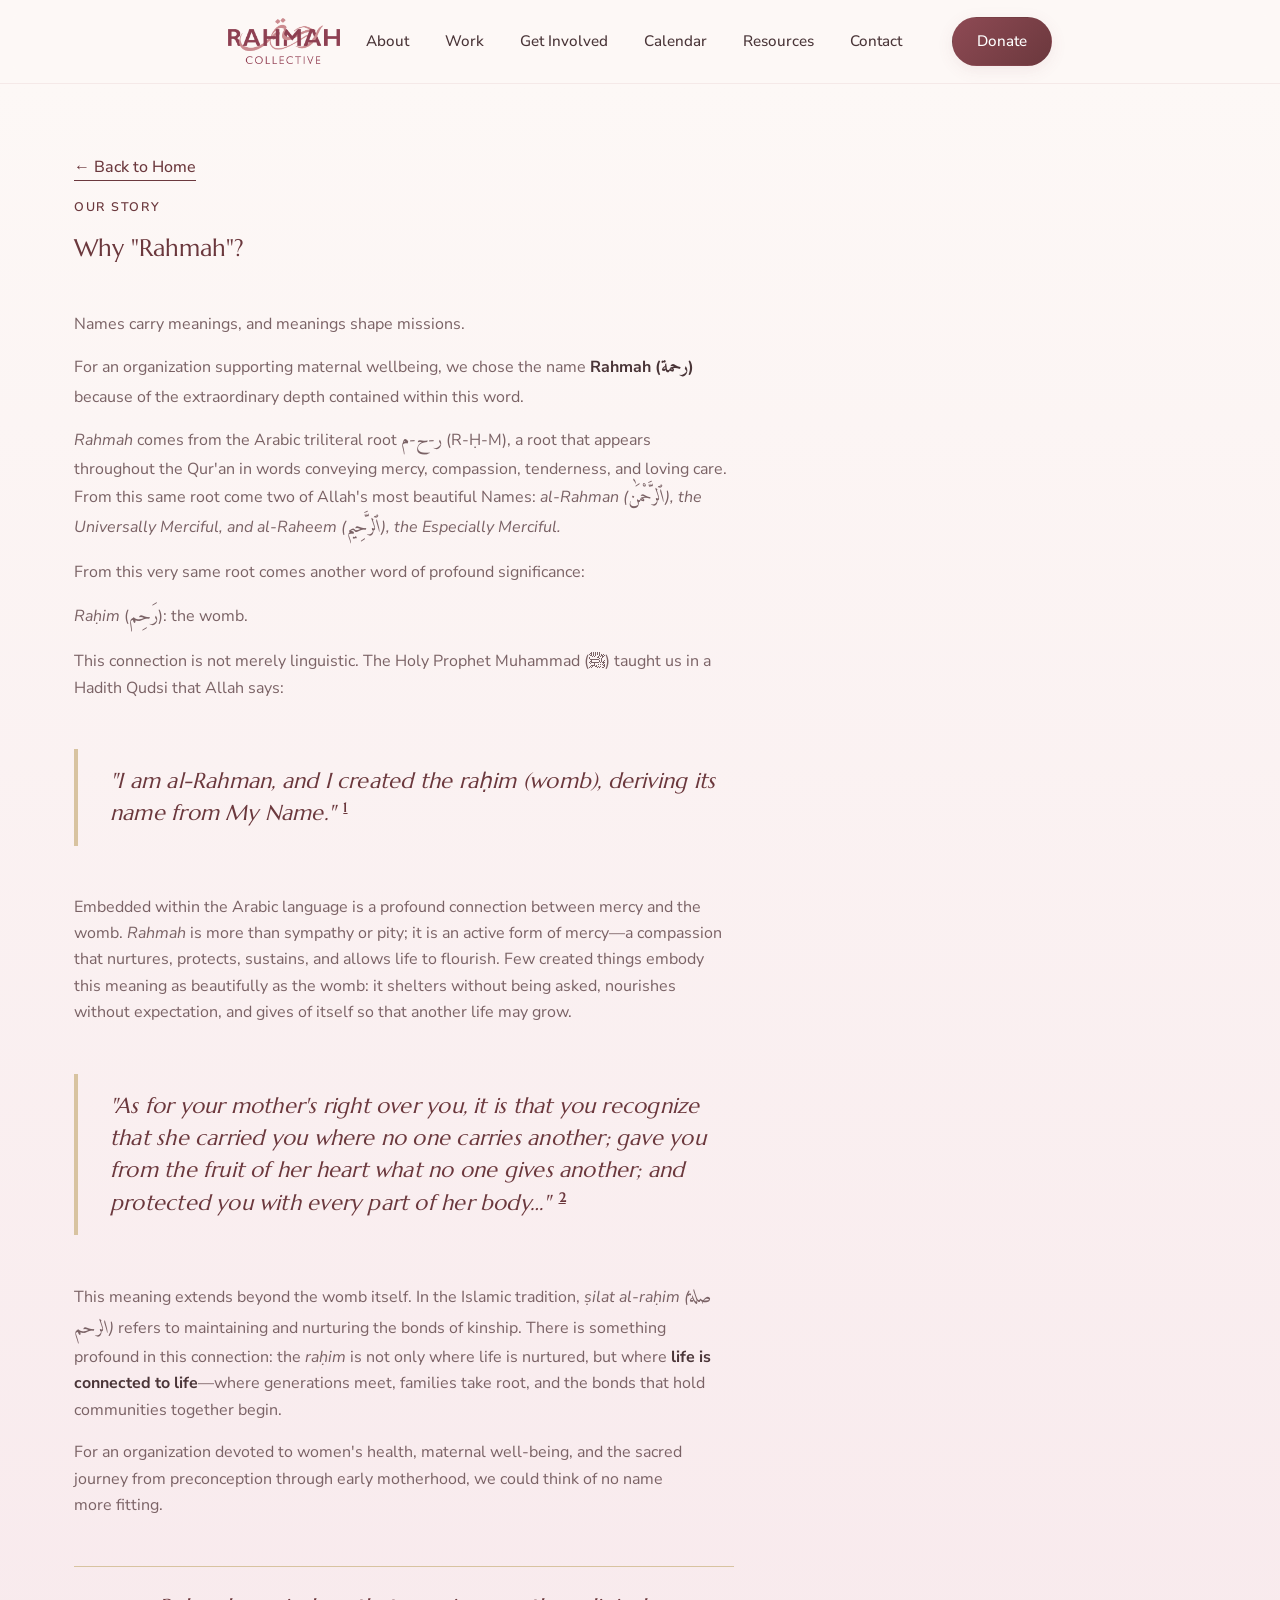
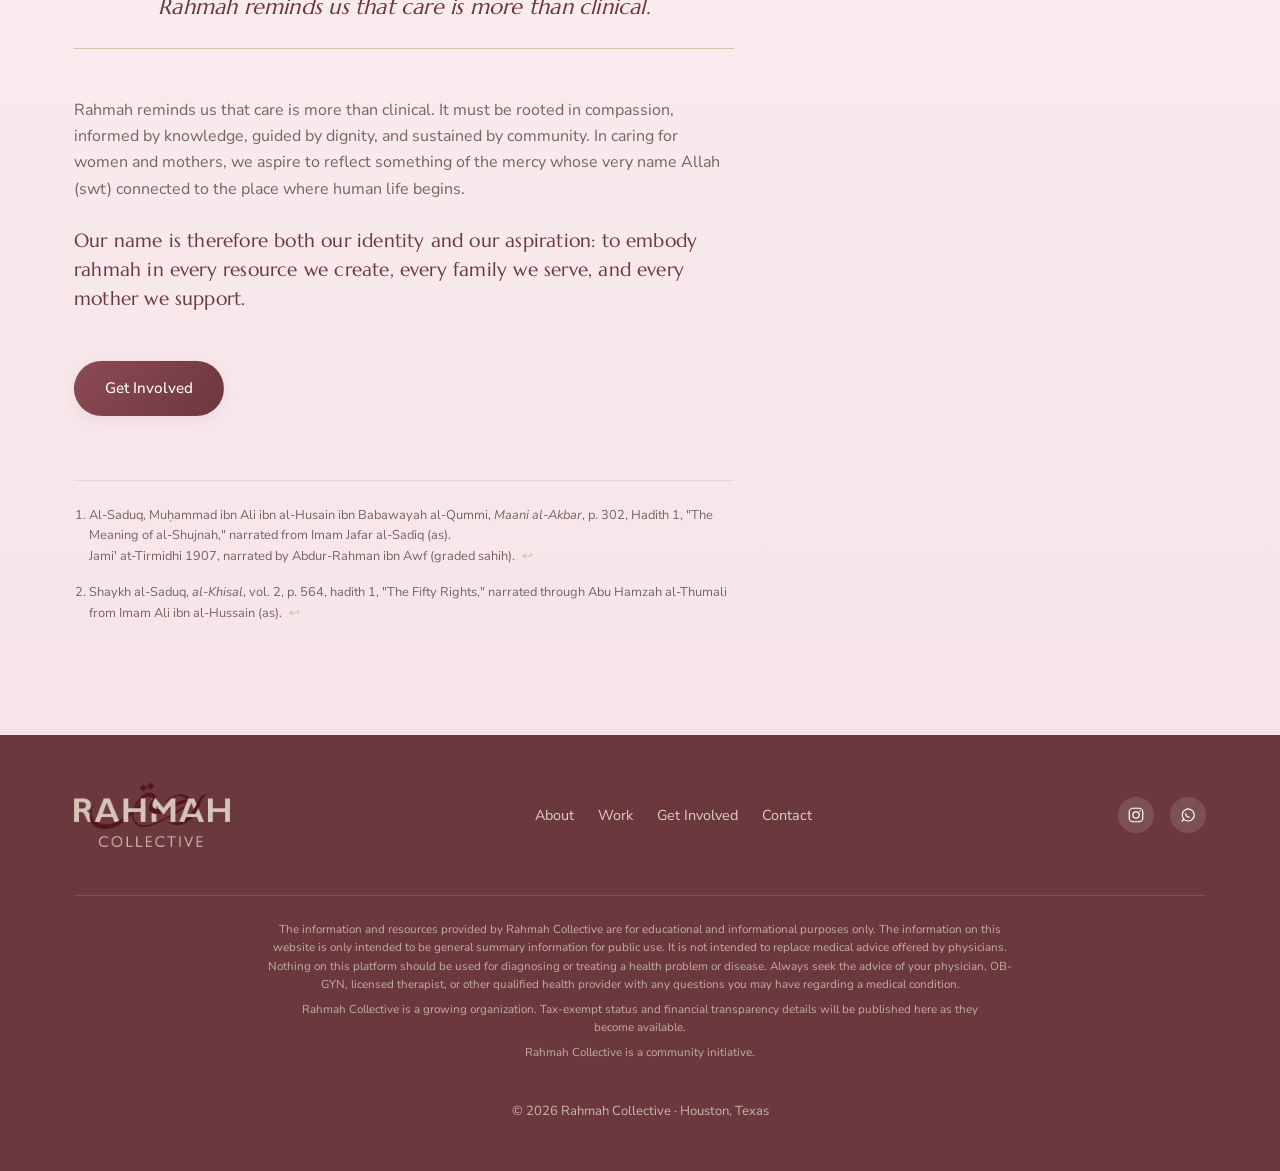
<file: our-story.html>
<!DOCTYPE html>
<html lang="en">
<head>
<meta charset="UTF-8">
<meta name="viewport" content="width=device-width, initial-scale=1.0">
<title>Why "Rahmah"? Our Story | Rahmah Collective</title>
<meta name="description" content="The story behind the name Rahmah Collective: how the Arabic root of mercy (raḥmah) is linguistically and spiritually bound to the word for the womb.">
<link rel="icon" type="image/png" href="assets/images/logo.png">

<meta property="og:type" content="article">
<meta property="og:title" content="Why &quot;Rahmah&quot;? | Rahmah Collective">
<meta property="og:description" content="The story behind the name Rahmah Collective: how the Arabic root of mercy (raḥmah) is linguistically and spiritually bound to the word for the womb.">
<meta property="og:image" content="assets/images/logo.png">
<meta property="og:url" content="https://rahmahcollective.org/our-story.html">
<link rel="canonical" href="https://rahmahcollective.org/our-story.html">
<meta name="twitter:card" content="summary_large_image">
<meta name="twitter:title" content="Why &quot;Rahmah&quot;? | Rahmah Collective">
<meta name="twitter:description" content="The story behind the name Rahmah Collective: how the Arabic root of mercy (raḥmah) is linguistically and spiritually bound to the word for the womb.">
<meta name="twitter:image" content="assets/images/logo.png">

<link rel="preconnect" href="https://fonts.googleapis.com">
<link rel="preconnect" href="https://fonts.gstatic.com" crossorigin>
<link href="https://fonts.googleapis.com/css2?family=Marcellus&family=Nunito+Sans:wght@300;400;500;600;700&family=Amiri:ital@0;1&display=swap" rel="stylesheet">

<link rel="stylesheet" href="css/styles.css">
</head>
<body>

<a class="skip-link" href="#main">Skip to main content</a>

<header class="site-header" id="site-header">
  <div class="container header-inner">
    <a href="index.html" class="brand" aria-label="Rahmah Collective home">
      <img src="assets/images/logo.png" alt="Rahmah Collective" class="brand-logo">
    </a>

    <nav class="main-nav" id="main-nav" aria-label="Primary">
      <ul>
        <li><a href="index.html#about" class="nav-link">About</a></li>
        <li><a href="index.html#work" class="nav-link">Work</a></li>
        <li><a href="index.html#get-involved" class="nav-link">Get Involved</a></li>
        <li><a href="calendar.html" class="nav-link">Calendar</a></li>
        <li><a href="resources.html" class="nav-link">Resources</a></li>
        <li><a href="index.html#contact" class="nav-link">Contact</a></li>
      </ul>
      <a href="donate.html" class="btn btn-primary btn-nav">Donate</a>
    </nav>

    <button class="nav-toggle" id="nav-toggle" aria-expanded="false" aria-controls="main-nav" aria-label="Open menu">
      <span></span><span></span><span></span>
    </button>
  </div>
</header>

<main id="main">
  <section class="about" style="padding-top:var(--space-6); background:linear-gradient(180deg, #FDF8F6 0%, #F6E4E9 100%);">
    <div class="container">

      <a href="index.html#about" class="link-arrow" style="margin-bottom:var(--space-2); display:inline-block;">← Back to Home</a>
      <div class="section-head reveal">
        <p class="eyebrow">Our Story</p>
        <h1>Why "Rahmah"?</h1>
      </div>

      <div class="story">
        <div class="story-copy reveal">
          <p>Names carry meanings, and meanings shape missions.</p>
          <p>For an organization supporting maternal wellbeing, we chose the name <strong>Rahmah (<span lang="ar" dir="rtl" class="arabic">رحمة</span>)</strong> because of the extraordinary depth contained within this word.</p>
          <p><em>Rahmah</em> comes from the Arabic triliteral root <span lang="ar" dir="rtl" class="arabic">ر-ح-م</span> (R-Ḥ-M), a root that appears throughout the Qur'an in words conveying mercy, compassion, tenderness, and loving care. From this same root come two of Allah's most beautiful Names: <em>al-Rahman (<span lang="ar" dir="rtl" class="arabic">ٱلرَّحْمَٰن</span>), the Universally Merciful, and al-Raheem (<span lang="ar" dir="rtl" class="arabic">ٱلرَّحِيم</span>), the Especially Merciful.</em></p>
          <p>From this very same root comes another word of profound significance:</p>
          <p><em>Raḥim</em> (<span lang="ar" dir="rtl" class="arabic">رَحِم</span>): the womb.</p>
          <p>This connection is not merely linguistic. The Holy Prophet Muhammad (ﷺ) taught us in a Hadith Qudsi that Allah says:</p>

          <blockquote class="pull-quote">
            "I am al-Rahman, and I created the raḥim (womb), deriving its name from My Name." <sup><a href="#endnote-1" id="ref-1">1</a></sup>
          </blockquote>

          <p>Embedded within the Arabic language is a profound connection between mercy and the womb. <em>Rahmah</em> is more than sympathy or pity; it is an active form of mercy—a compassion that nurtures, protects, sustains, and allows life to flourish. Few created things embody this meaning as beautifully as the womb: it shelters without being asked, nourishes without expectation, and gives of itself so that another life may grow.</p>

          <blockquote class="pull-quote">
            "As for your mother's right over you, it is that you recognize that she carried you where no one carries another; gave you from the fruit of her heart what no one gives another; and protected you with every part of her body…" <sup><a href="#endnote-2" id="ref-2">2</a></sup>
          </blockquote>

          <p>This meaning extends beyond the womb itself. In the Islamic tradition, <em>ṣilat al-raḥim (<span lang="ar" dir="rtl" class="arabic">صلة الرحم</span>)</em> refers to maintaining and nurturing the bonds of kinship. There is something profound in this connection: the <em>raḥim</em> is not only where life is nurtured, but where <strong>life is connected to life</strong>—where generations meet, families take root, and the bonds that hold communities together begin.</p>
          <p>For an organization devoted to women's health, maternal well-being, and the sacred journey from preconception through early motherhood, we could think of no name more fitting.</p>

          <blockquote class="pull-quote pull-quote-plain">
            Rahmah reminds us that care is more than clinical.
          </blockquote>

          <p>Rahmah reminds us that care is more than clinical. It must be rooted in compassion, informed by knowledge, guided by dignity, and sustained by community. In caring for women and mothers, we aspire to reflect something of the mercy whose very name Allah (swt) connected to the place where human life begins.</p>
          <p class="story-closing">Our name is therefore both our identity and our aspiration: to embody rahmah in every resource we create, every family we serve, and every mother we support.</p>
          <a href="index.html#get-involved" class="btn btn-primary story-cta">Get Involved</a>

          <ol class="story-endnotes">
            <li id="endnote-1">
              Al-Saduq, Muḥammad ibn Ali ibn al-Husain ibn Babawayah al-Qummi, <em>Maani al-Akbar</em>, p. 302, Hadith 1, "The Meaning of al-Shujnah," narrated from Imam Jafar al-Sadiq (as).<br>
              Jami' at-Tirmidhi 1907, narrated by Abdur-Rahman ibn Awf (graded sahih).
              <a href="#ref-1">↩</a>
            </li>
            <li id="endnote-2">Shaykh al-Saduq, <em>al-Khisal</em>, vol. 2, p. 564, hadith 1, "The Fifty Rights," narrated through Abu Hamzah al-Thumali from Imam Ali ibn al-Hussain (as). <a href="#ref-2">↩</a></li>
          </ol>
        </div>
      </div>

    </div>
  </section>
</main>

<footer class="site-footer">
  <div class="container footer-inner">
    <img src="assets/images/logo-dark.png" alt="Rahmah Collective" class="footer-logo">
    <nav aria-label="Footer">
      <ul>
        <li><a href="index.html#about">About</a></li>
        <li><a href="index.html#work">Work</a></li>
        <li><a href="index.html#get-involved">Get Involved</a></li>
        <li><a href="index.html#contact">Contact</a></li>
      </ul>
    </nav>
    <div class="footer-social">
      <a href="https://www.instagram.com/rahmahcollective" target="_blank" rel="noopener" aria-label="Rahmah Collective on Instagram">
        <svg viewBox="0 0 24 24" fill="none" aria-hidden="true"><rect x="3" y="3" width="18" height="18" rx="5" stroke="currentColor" stroke-width="1.6"/><circle cx="12" cy="12" r="4.2" stroke="currentColor" stroke-width="1.6"/><circle cx="17.2" cy="6.8" r="1" fill="currentColor"/></svg>
      </a>
      <a href="https://chat.whatsapp.com/GgnVHQspC3SLMXKahzF53O" target="_blank" rel="noopener" aria-label="Join our WhatsApp announcement group">
        <svg viewBox="0 0 24 24" fill="none" aria-hidden="true"><path d="M6.5 17.5 4 20l2.6-2.4A8 8 0 1 1 12 20a8 8 0 0 1-5.5-2.5Z" stroke="currentColor" stroke-width="1.6" stroke-linecap="round" stroke-linejoin="round"/><path d="M9 10c0 3 2 5 5 5" stroke="currentColor" stroke-width="1.6" stroke-linecap="round"/></svg>
      </a>
    </div>
    <div class="footer-disclaimer">
      <p>The information and resources provided by Rahmah Collective are for educational and informational purposes only. The information on this website is only intended to be general summary information for public use. It is not intended to replace medical advice offered by physicians. Nothing on this platform should be used for diagnosing or treating a health problem or disease. Always seek the advice of your physician, OB-GYN, licensed therapist, or other qualified health provider with any questions you may have regarding a medical condition.</p>
      <p>Rahmah Collective is a growing organization. Tax-exempt status and financial transparency details will be published here as they become available.</p>
      <p>Rahmah Collective is a community initiative.</p>
    </div>
    <p class="footer-copy">© <span id="year"></span> Rahmah Collective · Houston, Texas</p>
  </div>
</footer>

<button type="button" id="back-to-top" class="back-to-top" aria-label="Back to top">
  <svg viewBox="0 0 24 24" fill="none" aria-hidden="true"><path d="M12 19V5M5 12l7-7 7 7" stroke="currentColor" stroke-width="2" stroke-linecap="round" stroke-linejoin="round"/></svg>
</button>

<script src="js/main.js"></script>
</body>
</html>
</file>
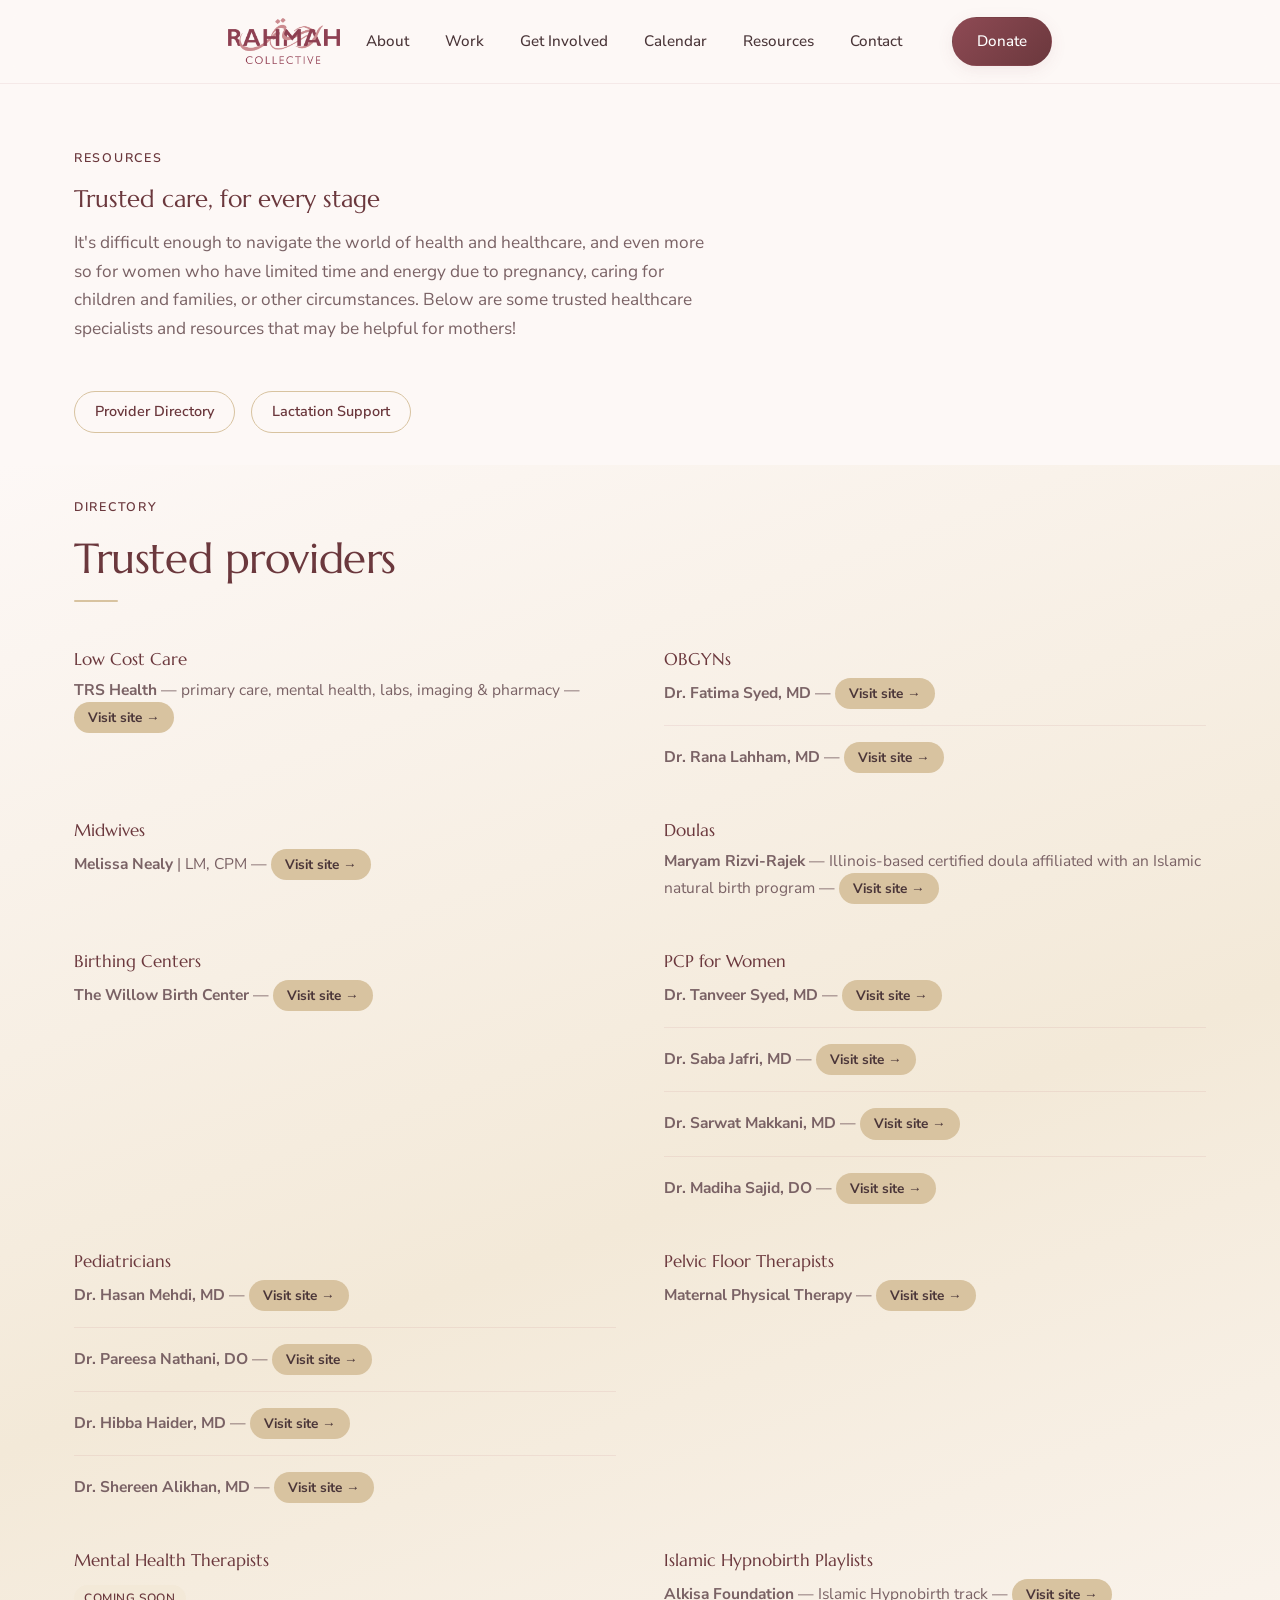
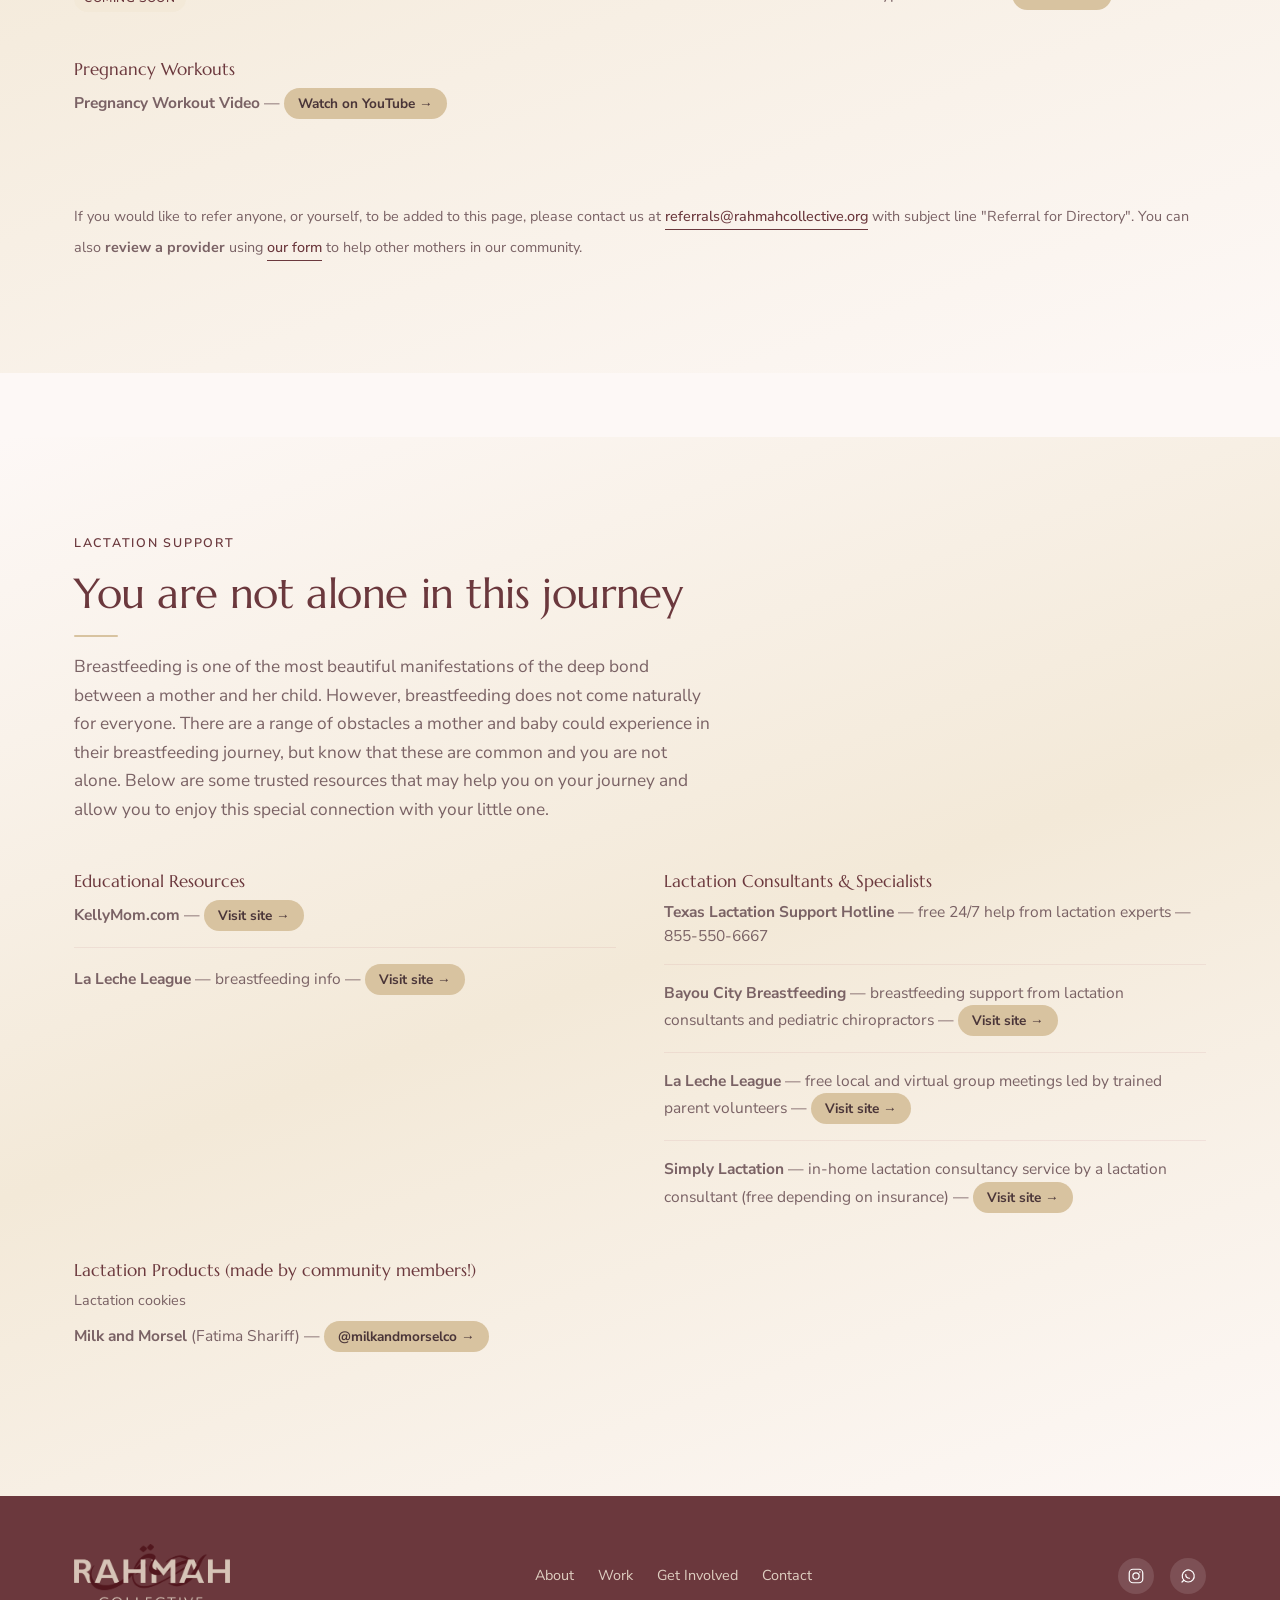
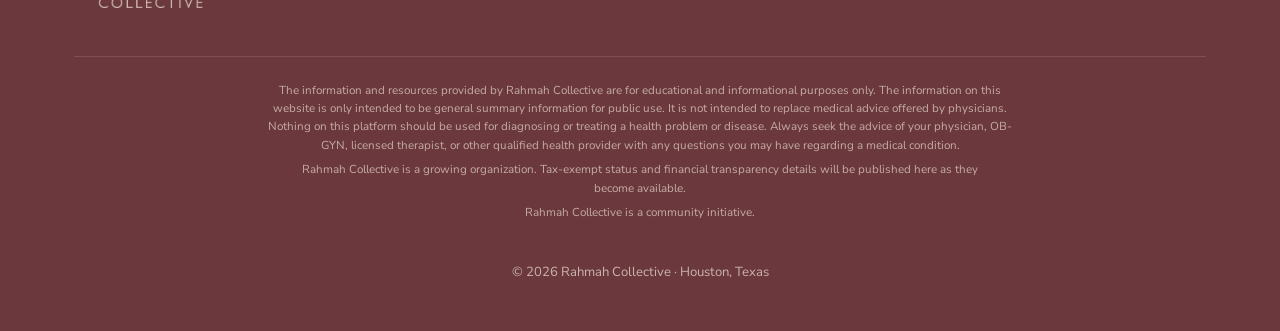
<file: resources.html>
<!DOCTYPE html>
<html lang="en">
<head>
<meta charset="UTF-8">
<meta name="viewport" content="width=device-width, initial-scale=1.0">
<title>Resources | Rahmah Collective</title>
<meta name="description" content="A community-sourced directory of trusted providers and lactation support resources for mothers in Houston, TX, from Rahmah Collective.">
<link rel="icon" type="image/png" href="assets/images/logo.png">

<meta property="og:type" content="website">
<meta property="og:title" content="Resources | Rahmah Collective">
<meta property="og:description" content="A community-sourced directory of trusted providers and lactation support resources for mothers.">
<meta property="og:image" content="assets/images/logo.png">
<meta property="og:url" content="https://rahmahcollective.org/resources.html">
<link rel="canonical" href="https://rahmahcollective.org/resources.html">
<meta name="twitter:card" content="summary_large_image">
<meta name="twitter:title" content="Resources | Rahmah Collective">
<meta name="twitter:description" content="A community-sourced directory of trusted providers and lactation support resources for mothers.">
<meta name="twitter:image" content="assets/images/logo.png">

<link rel="preconnect" href="https://fonts.googleapis.com">
<link rel="preconnect" href="https://fonts.gstatic.com" crossorigin>
<link href="https://fonts.googleapis.com/css2?family=Marcellus&family=Nunito+Sans:wght@300;400;500;600;700&family=Amiri:ital@0;1&display=swap" rel="stylesheet">

<link rel="stylesheet" href="css/styles.css">
</head>
<body>

<a class="skip-link" href="#main">Skip to main content</a>

<header class="site-header" id="site-header">
  <div class="container header-inner">
    <a href="index.html" class="brand" aria-label="Rahmah Collective home">
      <img src="assets/images/logo.png" alt="Rahmah Collective" class="brand-logo">
    </a>

    <nav class="main-nav" id="main-nav" aria-label="Primary">
      <ul>
        <li><a href="index.html#about" class="nav-link">About</a></li>
        <li><a href="index.html#work" class="nav-link">Work</a></li>
        <li><a href="index.html#get-involved" class="nav-link">Get Involved</a></li>
        <li><a href="calendar.html" class="nav-link">Calendar</a></li>
        <li><a href="resources.html" class="nav-link active">Resources</a></li>
        <li><a href="index.html#contact" class="nav-link">Contact</a></li>
      </ul>
      <a href="donate.html" class="btn btn-primary btn-nav">Donate</a>
    </nav>

    <button class="nav-toggle" id="nav-toggle" aria-expanded="false" aria-controls="main-nav" aria-label="Open menu">
      <span></span><span></span><span></span>
    </button>
  </div>
</header>

<main id="main">

  <!-- ================= RESOURCES HERO ================= -->
  <section class="about" style="padding-top:var(--space-6); padding-bottom:var(--space-4);">
    <div class="container">
      <div class="section-head">
        <p class="eyebrow">Resources</p>
        <h1>Trusted care, for every stage</h1>
        <p class="section-lede">It's difficult enough to navigate the world of health and healthcare, and even more so for women who have limited time and energy due to pregnancy, caring for children and families, or other circumstances. Below are some trusted healthcare specialists and resources that may be helpful for mothers!</p>
      </div>

      <nav class="resource-jumpnav reveal" aria-label="Resources sections">
        <a href="#directory">Provider Directory</a>
        <a href="#lactation-support">Lactation Support</a>
      </nav>
    </div>
  </section>

  <!-- ================= PROVIDER DIRECTORY ================= -->
  <section class="work resource-section" id="directory" style="padding-top:var(--space-4);">
    <div class="container">
      <div class="section-head reveal">
        <p class="eyebrow">Directory</p>
        <h2>Trusted providers</h2>
      </div>

      <div class="resource-categories reveal">

        <div class="resource-category">
          <h3>Low Cost Care</h3>
          <ul class="work-list">
            <li><strong>TRS Health</strong> — primary care, mental health, labs, imaging &amp; pharmacy — <a href="https://trshealth.org/" target="_blank" rel="noopener" class="resource-link-btn">Visit site →</a></li>
          </ul>
        </div>

        <div class="resource-category">
          <h3>OBGYNs</h3>
          <ul class="work-list">
            <li><strong>Dr. Fatima Syed, MD</strong> — <a href="https://www.houstonmethodist.org/doctor/fatima-sayed/" target="_blank" rel="noopener" class="resource-link-btn">Visit site →</a></li>
            <li><strong>Dr. Rana Lahham, MD</strong> — <a href="https://www.kelsey-seybold.com/find-a-houston-doctor/rana-lahham-obgyn" target="_blank" rel="noopener" class="resource-link-btn">Visit site →</a></li>
          </ul>
        </div>

        <div class="resource-category">
          <h3>Midwives</h3>
          <ul class="work-list">
            <li><strong>Melissa Nealy</strong> | LM, CPM — <a href="https://www.katybirthcenter.com/" target="_blank" rel="noopener" class="resource-link-btn">Visit site →</a></li>
          </ul>
        </div>

        <div class="resource-category">
          <h3>Doulas</h3>
          <ul class="work-list">
            <li><strong>Maryam Rizvi-Rajek</strong> — Illinois-based certified doula affiliated with an Islamic natural birth program — <a href="https://amanibirth.com/" target="_blank" rel="noopener" class="resource-link-btn">Visit site →</a></li>
          </ul>
        </div>

        <div class="resource-category">
          <h3>Birthing Centers</h3>
          <ul class="work-list">
            <li><strong>The Willow Birth Center</strong> — <a href="https://thewillowbirthcenter.com/" target="_blank" rel="noopener" class="resource-link-btn">Visit site →</a></li>
          </ul>
        </div>

        <div class="resource-category">
          <h3>PCP for Women</h3>
          <ul class="work-list">
            <li><strong>Dr. Tanveer Syed, MD</strong> — <a href="https://westchasehealth.com/" target="_blank" rel="noopener" class="resource-link-btn">Visit site →</a></li>
            <li><strong>Dr. Saba Jafri, MD</strong> — <a href="https://www.optimalprimarycare.net/" target="_blank" rel="noopener" class="resource-link-btn">Visit site →</a></li>
            <li><strong>Dr. Sarwat Makkani, MD</strong> — <a href="https://katyfulshearim.com/" target="_blank" rel="noopener" class="resource-link-btn">Visit site →</a></li>
            <li><strong>Dr. Madiha Sajid, DO</strong> — <a href="https://www.kelsey-seybold.com/find-a-houston-doctor/madiha-sajid-family-medicine" target="_blank" rel="noopener" class="resource-link-btn">Visit site →</a></li>
          </ul>
        </div>

        <div class="resource-category">
          <h3>Pediatricians</h3>
          <ul class="work-list">
            <li><strong>Dr. Hasan Mehdi, MD</strong> — <a href="https://avenue360.org/houston-clinic-locations/houston-memorial-city-clinic/" target="_blank" rel="noopener" class="resource-link-btn">Visit site →</a></li>
            <li><strong>Dr. Pareesa Nathani, DO</strong> — <a href="https://www.championspediatric.com/" target="_blank" rel="noopener" class="resource-link-btn">Visit site →</a></li>
            <li><strong>Dr. Hibba Haider, MD</strong> — <a href="https://baytownpediatrics.com/" target="_blank" rel="noopener" class="resource-link-btn">Visit site →</a></li>
            <li><strong>Dr. Shereen Alikhan, MD</strong> — <a href="https://texaspeds.com/" target="_blank" rel="noopener" class="resource-link-btn">Visit site →</a></li>
          </ul>
        </div>

        <div class="resource-category">
          <h3>Pelvic Floor Therapists</h3>
          <ul class="work-list">
            <li><strong>Maternal Physical Therapy</strong> — <a href="https://www.allthingsmaternalphysicaltherapy.com/" target="_blank" rel="noopener" class="resource-link-btn">Visit site →</a></li>
          </ul>
        </div>

        <div class="resource-category">
          <h3>Mental Health Therapists</h3>
          <ul class="work-list">
            <li><span class="tag-soon">Coming soon</span></li>
          </ul>
        </div>

        <div class="resource-category">
          <h3>Islamic Hypnobirth Playlists</h3>
          <ul class="work-list">
            <li><strong>Alkisa Foundation</strong> — Islamic Hypnobirth track — <a href="https://us.alkisafoundation.org/products/islamic-hypnobirth-track?srsltid=AfmBOootPgMmbEQJP0-_RtaMEH4tcp54EILBj0XPy408ahxae2eg5n0y" target="_blank" rel="noopener" class="resource-link-btn">Visit site →</a></li>
          </ul>
        </div>

        <div class="resource-category">
          <h3>Pregnancy Workouts</h3>
          <ul class="work-list">
            <li><strong>Pregnancy Workout Video</strong> — <a href="https://youtu.be/LQVt7uomKos?si=BW2PPM6hw65hoteL" target="_blank" rel="noopener" class="resource-link-btn">Watch on YouTube →</a></li>
          </ul>
        </div>

      </div>

      <p class="resource-note reveal">If you would like to refer anyone, or yourself, to be added to this page, please contact us at <a href="mailto:referrals@rahmahcollective.org?subject=Referral%20for%20Directory" class="link-arrow">referrals@rahmahcollective.org</a> with subject line "Referral for Directory". You can also <strong>review a provider</strong> using <a href="https://docs.google.com/forms/d/e/1FAIpQLSclFhXlqCu5W_9q6CjrM9YMmfhlUGwrtDl9yxfUoYLdRuDrwQ/viewform?usp=header" target="_blank" rel="noopener" class="link-arrow">our form</a> to help other mothers in our community.</p>
    </div>
  </section>

  <!-- ================= LACTATION SUPPORT ================= -->
  <section class="work resource-section" id="lactation-support">
    <div class="container">
      <div class="section-head reveal">
        <p class="eyebrow">Lactation Support</p>
        <h2>You are not alone in this journey</h2>
        <p class="section-lede">Breastfeeding is one of the most beautiful manifestations of the deep bond between a mother and her child. However, breastfeeding does not come naturally for everyone. There are a range of obstacles a mother and baby could experience in their breastfeeding journey, but know that these are common and you are not alone. Below are some trusted resources that may help you on your journey and allow you to enjoy this special connection with your little one.</p>
      </div>

      <div class="resource-categories reveal">

        <div class="resource-category">
          <h3>Educational Resources</h3>
          <ul class="work-list">
            <li><strong>KellyMom.com</strong> — <a href="http://kellymom.com" target="_blank" rel="noopener" class="resource-link-btn">Visit site →</a></li>
            <li><strong>La Leche League</strong> — breastfeeding info — <a href="https://llli.org/breastfeeding-info/" target="_blank" rel="noopener" class="resource-link-btn">Visit site →</a></li>
          </ul>
        </div>

        <div class="resource-category">
          <h3>Lactation Consultants &amp; Specialists</h3>
          <ul class="work-list">
            <li><strong>Texas Lactation Support Hotline</strong> — free 24/7 help from lactation experts — <a href="tel:+18555506667">855-550-6667</a></li>
            <li><strong>Bayou City Breastfeeding</strong> — breastfeeding support from lactation consultants and pediatric chiropractors — <a href="https://bayoucitybreastfeeding.com/" target="_blank" rel="noopener" class="resource-link-btn">Visit site →</a></li>
            <li><strong>La Leche League</strong> — free local and virtual group meetings led by trained parent volunteers — <a href="https://www.texaslll.org/" target="_blank" rel="noopener" class="resource-link-btn">Visit site →</a></li>
            <li><strong>Simply Lactation</strong> — in-home lactation consultancy service by a lactation consultant (free depending on insurance) — <a href="https://simplylactation.com" target="_blank" rel="noopener" class="resource-link-btn">Visit site →</a></li>
          </ul>
        </div>

        <div class="resource-category">
          <h3>Lactation Products <span style="font-weight:400;">(made by community members!)</span></h3>
          <p style="font-size:0.9rem; color:var(--color-text-soft); margin:0 0 var(--space-1);">Lactation cookies</p>
          <ul class="work-list">
            <li><strong>Milk and Morsel</strong> (Fatima Shariff) — <a href="https://www.instagram.com/milkandmorselco" target="_blank" rel="noopener" class="resource-link-btn">@milkandmorselco →</a></li>
          </ul>
        </div>

      </div>
    </div>
  </section>

</main>

<footer class="site-footer">
  <div class="container footer-inner">
    <img src="assets/images/logo-dark.png" alt="Rahmah Collective" class="footer-logo">
    <nav aria-label="Footer">
      <ul>
        <li><a href="index.html#about">About</a></li>
        <li><a href="index.html#work">Work</a></li>
        <li><a href="index.html#get-involved">Get Involved</a></li>
        <li><a href="index.html#contact">Contact</a></li>
      </ul>
    </nav>
    <div class="footer-social">
      <a href="https://www.instagram.com/rahmahcollective" target="_blank" rel="noopener" aria-label="Rahmah Collective on Instagram">
        <svg viewBox="0 0 24 24" fill="none" aria-hidden="true"><rect x="3" y="3" width="18" height="18" rx="5" stroke="currentColor" stroke-width="1.6"/><circle cx="12" cy="12" r="4.2" stroke="currentColor" stroke-width="1.6"/><circle cx="17.2" cy="6.8" r="1" fill="currentColor"/></svg>
      </a>
      <a href="https://chat.whatsapp.com/GgnVHQspC3SLMXKahzF53O" target="_blank" rel="noopener" aria-label="Join our WhatsApp announcement group">
        <svg viewBox="0 0 24 24" fill="none" aria-hidden="true"><path d="M6.5 17.5 4 20l2.6-2.4A8 8 0 1 1 12 20a8 8 0 0 1-5.5-2.5Z" stroke="currentColor" stroke-width="1.6" stroke-linecap="round" stroke-linejoin="round"/><path d="M9 10c0 3 2 5 5 5" stroke="currentColor" stroke-width="1.6" stroke-linecap="round"/></svg>
      </a>
    </div>
    <div class="footer-disclaimer">
      <p>The information and resources provided by Rahmah Collective are for educational and informational purposes only. The information on this website is only intended to be general summary information for public use. It is not intended to replace medical advice offered by physicians. Nothing on this platform should be used for diagnosing or treating a health problem or disease. Always seek the advice of your physician, OB-GYN, licensed therapist, or other qualified health provider with any questions you may have regarding a medical condition.</p>
      <p>Rahmah Collective is a growing organization. Tax-exempt status and financial transparency details will be published here as they become available.</p>
      <p>Rahmah Collective is a community initiative.</p>
    </div>
    <p class="footer-copy">© <span id="year"></span> Rahmah Collective · Houston, Texas</p>
  </div>
</footer>

<button type="button" id="back-to-top" class="back-to-top" aria-label="Back to top">
  <svg viewBox="0 0 24 24" fill="none" aria-hidden="true"><path d="M12 19V5M5 12l7-7 7 7" stroke="currentColor" stroke-width="2" stroke-linecap="round" stroke-linejoin="round"/></svg>
</button>

<script src="js/main.js"></script>
</body>
</html>
</file>
<file: css/styles.css>
/* =========================================================
   Rahmah Collective — Design Tokens
   Colors sourced directly from Logo.png
   ========================================================= */
:root{
  --color-primary:       #8E4A54;   /* rosewood-brown — nav underline, scroll cue */
  --color-primary-dark:  #6B383D;   /* deep brown — headings/links/icons/footer */
  --color-secondary:     #D8C3A0;   /* gold — outline-button borders, contact underline */
  --color-tab:           #D8C3A0;
  --color-secondary-soft:#F3E9D8;   /* light gold tint — icon circles, tag-soon bg, overlays */
  --color-cream:         #FDF8F6;   /* page background */
  --color-white:         #FFFFFF;
  --color-text:          #4A3538;   /* charcoal plum body copy */
  --color-text-soft:     #7A6265;
  --color-gold:          #D8C3A0;
  --color-primary-darker:#4A3538;   /* deepest brown — hover depth */

  --font-heading: 'Marcellus', Georgia, serif;
  --font-body: 'Nunito Sans', 'Segoe UI', sans-serif;
  --font-arabic: 'Amiri', serif;

  --space-1: 8px;
  --space-2: 16px;
  --space-3: 24px;
  --space-4: 32px;
  --space-5: 48px;
  --space-6: 64px;
  --space-7: 96px;
  --space-8: 128px;

  --radius-sm: 12px;
  --radius-md: 20px;
  --radius-lg: 32px;

  --shadow-sm: 0 4px 16px rgba(143, 91, 96, 0.10);
  --shadow-md: 0 12px 32px rgba(143, 91, 96, 0.14);
  --shadow-lg: 0 24px 64px rgba(143, 91, 96, 0.18);

  --ease-out: cubic-bezier(.19,1,.22,1);
  --dur-fast: 200ms;
  --dur-med: 400ms;

  --container-max: 1180px;
  --header-h: 84px;

  /* z-index scale */
  --z-deep:   -2;   /* farthest background layer (hero photo) */
  --z-back:   -1;   /* gradient wash above the deep layer */
  --z-base:    0;   /* section background photo/tint layers */
  --z-raised:  1;   /* section content sitting above its background */
  --z-sticky: 500;  /* sticky header, floating back-to-top button */
  --z-top:    1000; /* skip link — must win over everything */
}

/* =========================================================
   Reset
   ========================================================= */
*, *::before, *::after{ box-sizing:border-box; }
html{ scroll-behavior:smooth; scroll-padding-top: var(--header-h); }
body{
  margin:0;
  min-height:100dvh;
  background: var(--color-cream);
  color: var(--color-text);
  font-family: var(--font-body);
  font-size:16px;
  line-height:1.65;
  -webkit-font-smoothing:antialiased;
}
img{ max-width:100%; display:block; }
a{ color:inherit; text-decoration:none; }
ul{ list-style:none; margin:0; padding:0; }
h1,h2,h3,h4{ font-family:var(--font-heading); font-weight:400; line-height:1.2; margin:0 0 var(--space-2); color:var(--color-primary-dark); text-wrap:balance; }
p{ margin:0 0 var(--space-2); text-wrap:pretty; }
button{ font:inherit; }

@media (prefers-reduced-motion: reduce){
  *, *::before, *::after{
    animation-duration:0.001ms !important;
    animation-iteration-count:1 !important;
    transition-duration:0.001ms !important;
    scroll-behavior:auto !important;
  }
}

.skip-link{
  position:absolute; left:-999px; top:auto;
  background:var(--color-primary-dark); color:#fff;
  padding:12px 20px; border-radius:0 0 8px 0; z-index:var(--z-top);
}
.skip-link:focus{ left:0; top:0; }

:focus-visible{
  outline: 3px solid var(--color-primary-dark);
  outline-offset: 3px;
  border-radius: 4px;
}

.container{
  max-width: var(--container-max);
  margin:0 auto;
  padding: 0 var(--space-3);
}

.arabic{ font-family:var(--font-arabic); font-size:1.15em; }

.eyebrow{
  font-family:var(--font-body);
  text-transform:uppercase;
  letter-spacing:0.14em;
  font-size:0.78rem;
  font-weight:600;
  color:var(--color-primary-dark);
  margin-bottom:var(--space-2);
}

.section-lede{
  max-width:640px;
  color:var(--color-text-soft);
  font-size:1.08rem;
}

/* =========================================================
   Buttons
   ========================================================= */
.btn{
  display:inline-flex;
  align-items:center;
  justify-content:center;
  gap:8px;
  padding:14px 30px;
  border-radius:999px;
  font-weight:500;
  font-size:0.95rem;
  border:1.5px solid transparent;
  cursor:pointer;
  transition: transform var(--dur-fast) var(--ease-out), box-shadow var(--dur-fast) var(--ease-out), background var(--dur-fast) var(--ease-out), color var(--dur-fast) var(--ease-out);
  min-height:44px;
}
.btn-primary{
  background: linear-gradient(135deg, #8E4A54 0%, #6B383D 100%);
  color:#fff;
  box-shadow: var(--shadow-sm);
}
.btn-primary:hover{ transform:translateY(-2px); box-shadow: var(--shadow-md); }
.btn-ghost{
  background:transparent;
  color:var(--color-primary-dark);
  border-color: currentColor;
}
.btn-ghost:hover{ background: rgba(189,129,134,0.08); transform:translateY(-2px); }
.btn-outline{
  background: var(--color-white);
  color: var(--color-primary-dark);
  border-color: var(--color-secondary);
}
.btn-outline:hover{ background: var(--color-secondary-soft); transform:translateY(-2px); }
.btn:active{ transform:scale(0.97); box-shadow:none; }
.btn-small{ padding:10px 20px; font-size:0.85rem; margin-top:var(--space-2); }
.btn-disabled{ opacity:0.55; cursor:default; pointer-events:none; }
.btn-nav{ padding:11px 24px; }

.link-arrow{
  display:inline-block;
  margin-top:6px;
  font-weight:500;
  color:var(--color-primary-dark);
  border-bottom:1px solid currentColor;
  transition: opacity var(--dur-fast);
}
.link-arrow:active{ opacity:0.5; }
.link-arrow:hover{ opacity:0.7; }

/* =========================================================
   Header / Nav
   ========================================================= */
.site-header{
  position:sticky;
  top:0;
  z-index:var(--z-sticky);
  background: rgba(253,248,246,0.85);
  backdrop-filter: blur(10px);
  -webkit-backdrop-filter: blur(10px);
  border-bottom:1px solid rgba(189,129,134,0.12);
  height:var(--header-h);
  display:flex;
  align-items:center;
}
.header-inner{
  display:flex;
  align-items:center;
  justify-content:space-between;
  gap:var(--space-3);
}
.brand{ display:flex; align-items:center; }
.brand-logo{ height:46px; width:auto; }

.main-nav{ display:flex; align-items:center; gap:var(--space-5); }
.main-nav ul{ display:flex; gap:var(--space-4); }
.nav-link{
  font-weight:500;
  font-size:0.95rem;
  position:relative;
  padding:6px 2px;
}
.nav-link::after{
  content:"";
  position:absolute;
  left:0; bottom:0;
  width:100%; height:2px;
  background:var(--color-primary);
  transform:scaleX(0);
  transform-origin:left;
  transition:transform var(--dur-fast) var(--ease-out);
}
.nav-link:hover::after, .nav-link.active::after{ transform:scaleX(1); }
.nav-link:active{ opacity:0.6; }

.nav-toggle{
  display:none;
  flex-direction:column;
  justify-content:center;
  gap:5px;
  width:44px; height:44px;
  background:none; border:none; cursor:pointer;
}
.nav-toggle span{
  display:block; width:24px; height:2px; margin:0 auto;
  background:var(--color-primary-dark);
  transition: transform var(--dur-fast) var(--ease-out), opacity var(--dur-fast) var(--ease-out);
}
.nav-toggle[aria-expanded="true"] span:nth-child(1){ transform:translateY(7px) rotate(45deg); }
.nav-toggle[aria-expanded="true"] span:nth-child(2){ opacity:0; }
.nav-toggle[aria-expanded="true"] span:nth-child(3){ transform:translateY(-7px) rotate(-45deg); }

/* =========================================================
   Hero
   ========================================================= */
.hero{
  position:relative;
  min-height: calc(100dvh - var(--header-h));
  display:flex;
  align-items:center;
  overflow:hidden;
  isolation:isolate;
}
.hero-bg{
  position:absolute; inset:0;
  background-size:cover;
  background-position:center 30%;
  opacity:0.19;
  z-index:-1;
  filter:saturate(0.85);
}
.hero-gradient{
  position:absolute; inset:0;
  background:
    radial-gradient(circle at 15% 20%, rgba(216,195,160,0.5), transparent 55%),
    linear-gradient(160deg, var(--color-cream) 10%, var(--color-secondary-soft) 55%, var(--color-cream) 100%);
  z-index:-2;
}
.hero-inner{
  max-width:760px;
  margin:0 auto;
  padding-top:var(--space-6);
  padding-bottom:var(--space-6);
  text-align:center;
  display:flex;
  flex-direction:column;
  align-items:center;
}
.hero-bismillah{
  font-family:var(--font-arabic);
  font-size:clamp(1.15rem, 2.4vw, 1.5rem);
  color:#8E4A54;
  margin:0 0 var(--space-3);
}
.hero-wordmark{
  font-family:var(--font-heading);
  font-weight:400;
  font-size:clamp(1.5rem, 3vw, 2.2rem);
  letter-spacing:0.1em;
  text-transform:uppercase;
  color:#6B383D;
  margin:0 0 var(--space-4);
}
.hero-title{
  font-size: clamp(2.4rem, 5.5vw, 4rem);
  color:#6B383D;
  margin-bottom:var(--space-3);
  letter-spacing:-0.015em;
}
.hero-lede{
  font-size:1.15rem;
  color:var(--color-text-soft);
  max-width:600px;
  margin:0 auto var(--space-4);
}
.hero-actions{ display:flex; gap:var(--space-2); flex-wrap:wrap; justify-content:center; }

.hero-instagram{
  display:inline-block;
  margin-top:var(--space-3);
  font-size:0.9rem;
  font-weight:600;
  color:#6B383D;
  border-bottom:1px solid currentColor;
}

.hero-announce-bar{
  display:flex;
  align-items:center;
  justify-content:center;
  gap:10px;
  flex-wrap:wrap;
  padding:12px var(--space-3);
  background:linear-gradient(135deg, #8E4A54 0%, #6B383D 100%);
  color:#fff;
  font-family:var(--font-body);
  font-size:0.88rem;
  font-weight:600;
  text-align:center;
}
.hero-announce-bar a{ color:#fff; text-decoration:underline; text-underline-offset:3px; }
.hero-announce-bar a:hover{ opacity:0.85; }

.scroll-cue{
  position:absolute;
  left:50%; bottom:var(--space-3);
  transform:translateX(-50%);
  width:26px; height:42px;
  border:2px solid var(--color-primary);
  border-radius:16px;
  opacity:0.6;
}
.scroll-cue span{
  position:absolute; top:8px; left:50%;
  width:4px; height:8px;
  margin-left:-2px;
  background:var(--color-primary);
  border-radius:2px;
  animation: scrollcue 1.8s infinite var(--ease-out);
}
@keyframes scrollcue{
  0%{ transform:translateY(0); opacity:1; }
  70%{ transform:translateY(14px); opacity:0; }
  100%{ opacity:0; }
}
@media (prefers-reduced-motion: reduce){ .scroll-cue span{ animation:none; } }

/* =========================================================
   Section Head (shared)
   ========================================================= */
.section-head{ max-width:720px; margin-bottom:var(--space-5); }
.section-head h2{ font-size:clamp(1.9rem, 3.5vw, 2.6rem); letter-spacing:-0.01em; }
.section-head h2::after{
  content:"";
  display:block;
  width:44px;
  height:2px;
  background:var(--color-gold);
  border-radius:2px;
  margin-top:var(--space-2);
}

section{ padding: var(--space-7) 0; position:relative; }

/* =========================================================
   About
   ========================================================= */
.about-intro{
  position:relative;
  overflow:hidden;
  border-radius:var(--radius-lg);
  margin-bottom:var(--space-7);
}
.about-intro::before{
  content:"";
  position:absolute; inset:0;
  background: linear-gradient(160deg, var(--color-cream) 0%, var(--color-secondary-soft) 50%, var(--color-cream) 100%);
  z-index:var(--z-base);
}
.about-intro-bg{
  position:absolute; inset:0;
  background-size:cover;
  background-position:left top;
  opacity:0.4;
  filter:saturate(0.95);
  z-index:var(--z-base);
}
.about-intro-inner{
  position:relative;
  z-index:var(--z-raised);
  padding: var(--space-6) var(--space-4);
}
.mv-row{
  display:grid;
  grid-template-columns: repeat(2, 1fr);
  gap:var(--space-3);
  margin-bottom:var(--space-3);
}
.mv-card{
  background:rgba(255,255,255,0.9);
  border-radius:var(--radius-md);
  padding:var(--space-4);
}
.mv-icon{
  display:inline-flex;
  width:52px; height:52px;
  align-items:center; justify-content:center;
  border-radius:50%;
  background:var(--color-secondary-soft);
  color:var(--color-primary-dark);
  margin-bottom:var(--space-2);
}
.mv-icon svg{ width:26px; height:26px; }
.mv-card h3{ font-size:1.3rem; }
.mv-card p{ color:var(--color-text-soft); margin-bottom:0; }

.story-teaser{
  background:rgba(255,255,255,0.9);
  border-radius:var(--radius-md);
  padding:var(--space-5);
  box-shadow:var(--shadow-sm);
  border:1px solid rgba(189,129,134,0.10);
  display:flex;
  flex-direction:column;
  align-items:flex-start;
  transition: transform var(--dur-med) var(--ease-out), box-shadow var(--dur-med) var(--ease-out);
}
.story-teaser h3{ font-size:1.8rem; margin-bottom:var(--space-2); }
.story-teaser p{ color:var(--color-text-soft); font-size:1.05rem; }
.story-teaser .arabic{ color:var(--color-primary-dark); }
.learn-more-link{
  align-self:flex-start;
  margin-top:var(--space-2);
  background:var(--color-secondary-soft);
  border:none;
  padding:10px 20px;
  border-radius:999px;
  font-family:var(--font-body);
  font-weight:600;
  font-size:0.9rem;
  color:var(--color-primary-dark);
  cursor:pointer;
  transition: background var(--dur-fast) var(--ease-out), transform var(--dur-fast) var(--ease-out);
}
.learn-more-link:hover{ background:var(--color-tab); transform:translateY(-1px); }
.learn-more-link:active{ transform:scale(0.97); }

.story-copy{ max-width:660px; border-radius:var(--radius-lg); }
.story-copy h3{ font-size:1.7rem; margin-bottom:var(--space-3); }
.story-copy p{ color:var(--color-text-soft); }
.story-copy strong{ color:var(--color-text); }
.story-closing{
  color:var(--color-primary-dark) !important;
  font-family:var(--font-heading);
  font-size:1.2rem;
  line-height:1.5;
  margin-top:var(--space-3);
  letter-spacing:0.01em;
}

.story-cta{
  display:inline-flex;
  margin-top:var(--space-4);
}

.pull-quote{
  margin: var(--space-5) 0;
  padding: var(--space-2) 0 var(--space-2) var(--space-4);
  border-left: 4px solid var(--color-gold);
  font-family:var(--font-heading);
  font-style:italic;
  font-size:1.35rem;
  line-height:1.5;
  letter-spacing:0.01em;
  color:var(--color-primary-dark);
}
.pull-quote cite{
  display:block;
  margin-top:var(--space-2);
  font-family:var(--font-body);
  font-style:normal;
  font-size:0.85rem;
  font-weight:600;
  letter-spacing:0.03em;
  color:var(--color-text-soft);
}
.pull-quote sup{ font-size:0.6em; margin-left:2px; }
.pull-quote sup a{
  color:#6B383D;
  font-weight:700;
  font-style:normal;
  text-decoration:underline;
}
.pull-quote-plain{
  text-align:center;
  border-left:none;
  border-top:1px solid var(--color-gold);
  border-bottom:1px solid var(--color-gold);
  padding:var(--space-3) var(--space-4);
}

.story-endnotes{
  margin-top:var(--space-6);
  padding-top:var(--space-3);
  border-top:1px solid rgba(189,129,134,0.2);
  list-style:decimal;
  padding-left:1.2em;
  font-size:0.8rem;
  line-height:1.6;
  color:var(--color-text-soft);
}
.story-endnotes li{ margin-bottom:var(--space-2); }
.story-endnotes a{ color:var(--color-gold); margin-left:4px; }

/* =========================================================
   Work
   ========================================================= */
.work{ background: linear-gradient(160deg, var(--color-cream) 0%, var(--color-secondary-soft) 50%, var(--color-cream) 100%); }
.work-bg{
  position:absolute; inset:0;
  background-size:cover;
  background-position:center;
  opacity:0.05;
  z-index:var(--z-base);
}
.work .container{ position:relative; z-index:var(--z-raised); }

.work-grid-static{
  display:grid;
  grid-template-columns:repeat(3, 1fr);
  gap:var(--space-3);
  margin-bottom:var(--space-3);
}

.work-tabs{
  display:grid;
  grid-template-columns:repeat(3, 1fr);
  gap:var(--space-3);
  margin-bottom:var(--space-3);
}
.work-tab{
  background:var(--color-tab);
  color:#fff;
  border-radius:var(--radius-md);
  padding:var(--space-4);
  border:1.5px solid transparent;
  box-shadow:var(--shadow-sm);
  cursor:pointer;
  display:flex;
  flex-direction:column;
  justify-content:space-between;
  align-items:flex-start;
  aspect-ratio:2.2 / 1;
  text-align:left;
  font:inherit;
  transition: border-color var(--dur-fast) var(--ease-out), background-color var(--dur-fast) var(--ease-out), color var(--dur-fast) var(--ease-out), transform var(--dur-fast) var(--ease-out), box-shadow var(--dur-fast) var(--ease-out);
}
.work-tab:hover{ transform:translateY(-3px); box-shadow:var(--shadow-md); }
.work-tab:active{ transform:translateY(-1px) scale(0.98); }
/* All unselected tabs share one pink; whichever tab is selected
   switches to the darkest pink in the palette for strong contrast. */
.work-tab:not([aria-selected="true"]){
  background:#BD8186;
  border-color:#BD8186;
}
.work-tab[aria-selected="true"]{
  background:#6B383D;
  color:#fff;
  border-color:#6B383D;
}
.work-tab-label{
  font-family:var(--font-heading);
  font-size:1.35rem;
  color:inherit;
}
.work-tab-icon{
  align-self:flex-end;
  font-size:1.7rem;
  line-height:1;
  font-weight:300;
  color:inherit;
  margin-top:var(--space-2);
}

.work-panels{ position:relative; }
.work-panel{
  background:var(--color-white);
  border-radius:var(--radius-lg);
  padding:var(--space-5);
  border:1px solid rgba(189,129,134,0.10);
  box-shadow:var(--shadow-sm);
  min-height:260px;
  opacity:1;
  transition:opacity 250ms var(--ease-out);
}
.work-panel[hidden]{ display:none; }
.work-panel.entering{ opacity:0; }

.event-highlight{
  margin-top:var(--space-5);
  background: linear-gradient(160deg, var(--color-primary-dark) 0%, var(--color-primary-darker) 100%);
  border-radius:var(--radius-lg);
  padding:var(--space-5);
  border:none;
  box-shadow:var(--shadow-md);
  display:flex;
  align-items:center;
  justify-content:space-between;
  gap:var(--space-4);
  flex-wrap:wrap;
}
.event-highlight-content{
  display:flex;
  align-items:center;
  gap:var(--space-3);
  flex:1;
  min-width:260px;
}
.event-date-badge{
  display:flex;
  align-items:center;
  justify-content:center;
  width:56px;
  height:56px;
  border-radius:50%;
  background:rgba(255,255,255,0.18);
  color:#fff;
  flex-shrink:0;
}
.event-date-badge svg{ width:28px; height:28px; }
.event-highlight-content h3{ font-size:1.2rem; margin-bottom:4px; color:#fff; }
.event-highlight-content p{ color:rgba(255,255,255,0.85); margin:0; font-size:0.95rem; }
.zelle-number{
  display:inline-block;
  font-family:var(--font-heading);
  font-size:1.7rem;
  color:#D8C3A0;
  margin:2px 0 8px;
}
.zelle-number:hover{ text-decoration:underline; }

.calendar-embed{
  display:flex;
  flex-direction:column;
  align-items:center;
  gap:var(--space-3);
}
.calendar-frame-wrap{
  width:100%;
  background:var(--color-white);
  border-radius:var(--radius-lg);
  padding:var(--space-3);
  box-shadow:var(--shadow-sm);
  overflow:hidden;
}
.calendar-frame-wrap iframe{ display:block; border-radius:var(--radius-sm); }
.calendar-fallback{ color:var(--color-text-soft); font-size:0.9rem; text-align:center; margin:0; }

.calendar-instagram-cta{
  display:flex;
  align-items:center;
  justify-content:center;
  gap:10px;
  margin:0 auto var(--space-2);
  padding:14px 24px;
  border-radius:999px;
  background:var(--color-secondary-soft);
  color:#6B383D;
  font-weight:700;
  font-size:0.95rem;
  width:fit-content;
  transition: background var(--dur-fast) var(--ease-out), transform var(--dur-fast) var(--ease-out);
}
.calendar-instagram-cta svg{ width:22px; height:22px; flex-shrink:0; }
.calendar-instagram-cta:hover{ background:var(--color-secondary); transform:translateY(-2px); }

#contact .calendar-instagram-cta{ background:#BD8186; color:#fff; }
#contact .calendar-instagram-cta:hover{ background:#8E4A54; }

.work-calendar-widget{ margin-top:var(--space-5); max-width:560px; margin-left:auto; margin-right:auto; text-align:center; }
.work-calendar-widget .calendar-frame-wrap{ text-align:left; }
.work-calendar-widget h3{ font-size:1.4rem; margin-bottom:var(--space-3); }
.work-calendar-widget .calendar-frame-wrap{ margin-bottom:var(--space-3); }

.work-list-columns{
  column-count:2;
  column-gap:var(--space-5);
}
.work-list-columns li{ break-inside:avoid; }
.work-list-columns .work-list-feature{ column-span:all; margin-bottom:var(--space-3); }

.work-list li{
  padding:var(--space-2) 0;
  border-top:1px solid rgba(189,129,134,0.14);
  color:var(--color-text-soft);
  font-size:0.97rem;
  line-height:1.55;
}
.work-list li:first-child{ border-top:none; padding-top:0; }
.work-list-feature{
  display:flex; flex-direction:column; align-items:flex-start;
  background:var(--color-secondary-soft);
  border-radius:var(--radius-sm);
  padding:var(--space-3) !important;
  border-top:none !important;
  margin-bottom:var(--space-1);
}
.work-list-feature span{ color:var(--color-text); }
.work-list-feature p{ color:var(--color-text); margin:0 0 var(--space-2); }
.work-list-feature p:last-of-type{ margin-bottom:var(--space-2); }
.work-list-actions{ display:flex; flex-wrap:wrap; align-items:center; gap:0 var(--space-2); }

.resource-jumpnav{
  display:flex;
  justify-content:flex-start;
  gap:var(--space-2);
  flex-wrap:wrap;
  margin:var(--space-4) 0 0;
}
.resource-jumpnav a{
  padding:8px 20px;
  border-radius:999px;
  border:1.5px solid var(--color-secondary);
  color:var(--color-primary-dark);
  font-size:0.9rem;
  font-weight:600;
  transition: background var(--dur-fast) var(--ease-out), transform var(--dur-fast) var(--ease-out);
}
.resource-jumpnav a:hover{ background:var(--color-secondary-soft); transform:translateY(-2px); }

.resource-section + .resource-section{ margin-top:var(--space-6); }
.resource-intro{ max-width:680px; margin-bottom:var(--space-4); color:var(--color-text-soft); line-height:1.7; }
.resource-categories{
  display:grid;
  grid-template-columns:repeat(2, 1fr);
  column-gap:var(--space-5);
}
.resource-category{ margin-bottom:var(--space-4); }
.resource-category h3{ font-size:1.05rem; margin-bottom:var(--space-1); }
.resource-note{ margin-top:var(--space-4); font-size:0.9rem; color:var(--color-text-soft); }
.resource-link-btn{
  display:inline-block;
  padding:5px 14px;
  border-radius:999px;
  background:var(--color-secondary);
  color:#4A3538;
  font-size:0.85rem;
  font-weight:700;
  white-space:nowrap;
  transition: background var(--dur-fast) var(--ease-out), color var(--dur-fast) var(--ease-out), transform var(--dur-fast) var(--ease-out);
}
.resource-link-btn:hover{ background:#4A3538; color:#fff; transform:translateY(-1px); }
@media (max-width:767px){
  .resource-categories{ grid-template-columns:1fr; }
}

.tag-soon{
  display:inline-block;
  margin-top:6px;
  font-size:0.75rem;
  font-weight:600;
  letter-spacing:0.05em;
  text-transform:uppercase;
  color:var(--color-primary-dark);
  background:var(--color-secondary-soft);
  padding:4px 10px;
  border-radius:999px;
}

/* =========================================================
   Get Involved
   ========================================================= */
.get-involved{
  background: linear-gradient(180deg, var(--color-cream), var(--color-secondary-soft));
}
.gi-featured{
  background: linear-gradient(160deg, var(--color-primary-dark) 0%, var(--color-primary-darker) 100%);
  color:#fff;
  border-radius:var(--radius-lg);
  padding:var(--space-5);
  margin-bottom:var(--space-3);
  display:flex;
  align-items:center;
  justify-content:space-between;
  gap:var(--space-4);
  flex-wrap:wrap;
  box-shadow:var(--shadow-md);
}
.gi-featured-content{
  display:flex;
  align-items:center;
  gap:var(--space-3);
  flex:1;
  min-width:260px;
}
.gi-featured-content h3{ color:#fff; font-size:1.5rem; margin-bottom:4px; }
.gi-featured-content p{ color:rgba(255,255,255,0.9); margin:0; max-width:480px; }
.gi-featured .gi-icon{ background:rgba(255,255,255,0.18); color:#fff; margin-bottom:0; flex-shrink:0; }
.gi-featured-btn{
  background:#D8C3A0;
  color:#4A3538;
  flex-shrink:0;
}
.gi-featured-btn:hover{ background:#E4D3B4; transform:translateY(-2px); }

.gi-grid{
  display:grid;
  grid-template-columns:repeat(6, 1fr);
  gap:var(--space-3);
}
.gi-grid > .gi-card{ grid-column:span 2; }
.gi-grid > .gi-card:nth-child(n+4){ grid-column:span 3; }
.gi-card{
  background:var(--color-white);
  border-radius:var(--radius-md);
  padding:var(--space-4) var(--space-3);
  box-shadow:var(--shadow-sm);
  display:flex;
  flex-direction:column;
  align-items:flex-start;
  transition: transform var(--dur-med) var(--ease-out), box-shadow var(--dur-med) var(--ease-out);
}
.gi-card:hover{ transform:translateY(-6px); box-shadow:var(--shadow-md); }

.gi-icon{
  display:inline-flex; width:48px; height:48px;
  align-items:center; justify-content:center;
  border-radius:50%;
  background:var(--color-secondary-soft);
  color:var(--color-primary-dark);
  margin-bottom:var(--space-2);
}
.gi-icon svg{ width:24px; height:24px; }
.gi-card h3{ font-size:1.2rem; }
.gi-card p{ color:var(--color-text-soft); font-size:0.95rem; flex-grow:1; }
.gi-card .btn{ margin-top:var(--space-2); width:100%; }

.dropdown{ position:relative; width:100%; }
.dropdown-toggle{
  display:flex;
  align-items:center;
  justify-content:center;
  gap:8px;
}
.dropdown-caret{ width:16px; height:16px; transition: transform var(--dur-fast) var(--ease-out); flex-shrink:0; }
.dropdown.is-open .dropdown-caret{ transform:rotate(180deg); }
.dropdown-menu{
  position:absolute;
  bottom:calc(100% + 8px);
  left:0;
  right:0;
  background:var(--color-white);
  border-radius:var(--radius-sm);
  box-shadow:var(--shadow-md);
  padding:var(--space-2);
  display:none;
  z-index:var(--z-raised);
  text-align:left;
}
.dropdown.is-open .dropdown-menu{ display:block; }
.dropdown-item{
  display:flex;
  align-items:center;
  justify-content:space-between;
  gap:8px;
  padding:10px 12px;
  border-radius:var(--radius-sm);
  font-size:0.9rem;
  color:var(--color-primary-dark);
  transition: background var(--dur-fast) var(--ease-out);
}
a.dropdown-item:hover{ background:var(--color-secondary-soft); }
.dropdown-item .tag-soon{ margin-top:0; flex-shrink:0; }

.gi-note{
  margin-top:var(--space-4);
  text-align:center;
  font-size:0.85rem;
  color:var(--color-text-soft);
  font-style:italic;
}

/* =========================================================
   Contact
   ========================================================= */
.contact{ position:relative; overflow:hidden; text-align:center; }
.contact-bg{
  position:absolute; inset:0;
  background-size:cover; background-position:center;
  opacity:0.35;
  z-index:var(--z-base);
}
.contact::before{
  content:"";
  position:absolute; inset:0;
  background:linear-gradient(160deg, var(--color-cream) 10%, var(--color-secondary-soft) 55%, var(--color-cream) 100%);
  z-index:var(--z-base);
}
.contact-inner{ position:relative; z-index:var(--z-raised); max-width:560px; }
.contact h2{ font-size:clamp(1.9rem,3.5vw,2.6rem); }
.contact-email{
  display:inline-block;
  margin-top:var(--space-3);
  font-family:var(--font-heading);
  font-size:1.6rem;
  color:var(--color-primary-dark);
  border-bottom:2px solid var(--color-secondary);
  padding-bottom:4px;
  transition: border-color var(--dur-fast);
}
.contact-email:hover{ border-color:var(--color-primary); }
.contact-email:active{ opacity:0.7; }
.contact-location{ margin-top:var(--space-2); color:var(--color-text-soft); }

/* =========================================================
   Footer
   ========================================================= */
.site-footer{
  background:var(--color-primary-dark);
  color:var(--color-secondary-soft);
  padding:var(--space-5) 0;
}
.footer-inner{
  display:flex;
  align-items:center;
  justify-content:space-between;
  flex-wrap:wrap;
  gap:var(--space-3);
}
.footer-logo{ height:64px; width:auto; }
.footer-inner nav ul{ display:flex; gap:var(--space-3); flex-wrap:wrap; }
.footer-inner nav a{ font-size:0.9rem; opacity:0.85; }
.footer-inner nav a:hover{ opacity:1; }

.footer-social{ display:flex; gap:var(--space-2); }
.footer-social a{
  display:inline-flex;
  align-items:center;
  justify-content:center;
  width:36px;
  height:36px;
  border-radius:50%;
  background:rgba(255,255,255,0.12);
  color:#fff;
  transition: background var(--dur-fast) var(--ease-out), transform var(--dur-fast) var(--ease-out);
}
.footer-social a:hover{ background:rgba(255,255,255,0.22); transform:translateY(-2px); }
.footer-social svg{ width:18px; height:18px; }

.footer-copy{ font-size:0.82rem; opacity:0.7; margin:0; width:100%; text-align:center; }

.footer-disclaimer{
  width:100%;
  margin-top:var(--space-3);
  padding-top:var(--space-3);
  border-top:1px solid rgba(255,255,255,0.12);
}
.footer-disclaimer p{
  font-size:0.72rem;
  line-height:1.6;
  opacity:0.65;
  text-align:center;
  max-width:760px;
  margin:0 auto 6px;
}
.footer-disclaimer p:last-child{ margin-bottom:var(--space-2); }

/* =========================================================
   Back to Top
   ========================================================= */
.back-to-top{
  position:fixed;
  right:var(--space-3);
  bottom:var(--space-3);
  width:48px;
  height:48px;
  border-radius:50%;
  background:var(--color-primary-dark);
  color:#fff;
  border:none;
  display:flex;
  align-items:center;
  justify-content:center;
  box-shadow:var(--shadow-md);
  cursor:pointer;
  opacity:0;
  transform:translateY(12px);
  pointer-events:none;
  transition: opacity var(--dur-fast) var(--ease-out), transform var(--dur-fast) var(--ease-out), background var(--dur-fast) var(--ease-out);
  z-index:var(--z-sticky);
}
.back-to-top svg{ width:20px; height:20px; }
.back-to-top.is-visible{ opacity:1; transform:translateY(0); pointer-events:auto; }
.back-to-top:hover{ background:var(--color-primary-darker); transform:translateY(-2px); }
.back-to-top:active{ transform:scale(0.92); }

/* =========================================================
   Scroll Reveal
   ========================================================= */
.reveal{
  opacity:0;
  transform:translateY(24px);
  transition: opacity 700ms var(--ease-out), transform 700ms var(--ease-out);
}
.reveal.is-visible{ opacity:1; transform:translateY(0); }
@media (prefers-reduced-motion: reduce){
  .reveal{ opacity:1; transform:none; transition:none; }
}

/* =========================================================
   Responsive
   ========================================================= */
@media (max-width: 1023px){
  .gi-grid{ grid-template-columns:repeat(2, 1fr); }
  .gi-grid > .gi-card,
  .gi-grid > .gi-card:nth-child(n+4){ grid-column:auto; }
  .gi-grid > .gi-card:last-child:nth-child(odd){ grid-column:span 2; }
}

@media (max-width: 767px){
  :root{ --header-h:72px; }
  .brand-logo{ height:38px; }

  .main-nav{
    position:fixed;
    top:var(--header-h); left:0; right:0;
    background:var(--color-white);
    flex-direction:column;
    align-items:stretch;
    padding:var(--space-3);
    gap:var(--space-3);
    box-shadow:var(--shadow-md);
    transform:translateY(-8px);
    opacity:0;
    pointer-events:none;
    transition: opacity var(--dur-fast) var(--ease-out), transform var(--dur-fast) var(--ease-out);
  }
  .main-nav.is-open{ opacity:1; transform:translateY(0); pointer-events:auto; }
  .main-nav ul{ flex-direction:column; gap:var(--space-2); }
  .nav-link{ display:block; padding:var(--space-1) 0; }
  .btn-nav{ align-self:flex-start; }
  .nav-toggle{ display:flex; }

  .mv-row{ grid-template-columns:1fr; }
  .gi-featured{ flex-direction:column; text-align:center; padding:var(--space-4); }
  .gi-featured-content{ flex-direction:column; text-align:center; }
  .gi-featured-btn{ width:100%; }
  .gi-grid{ grid-template-columns:1fr; }
  .gi-grid > .gi-card:last-child:nth-child(odd){ grid-column:auto; }
  .work-grid-static{ grid-template-columns:1fr; }
  .work-tabs{ grid-template-columns:1fr; gap:var(--space-2); }
  .work-tab{ padding:var(--space-3); aspect-ratio:auto; flex-direction:row; align-items:center; justify-content:space-between; }
  .work-tab-label{ font-size:1.05rem; }
  .work-tab-icon{ font-size:1.3rem; }
  .work-panel{ padding:var(--space-4); }
  .work-list-columns{ column-count:1; }
  .event-highlight{ flex-direction:column; text-align:center; padding:var(--space-4); }
  .event-highlight-content{ flex-direction:column; text-align:center; }
  .event-highlight .btn{ width:100%; }
  .calendar-frame-wrap iframe{ height:480px; }
  .calendar-frame-wrap{ padding:var(--space-2); }
  .work-calendar-widget .calendar-frame-wrap iframe{ height:280px; }
  section{ padding: var(--space-5) 0; }
  .about-intro-inner{ padding: var(--space-5) var(--space-2); }
  .footer-inner{ flex-direction:column; text-align:center; justify-content:center; }
  .footer-inner nav ul{ justify-content:center; }
  .footer-logo{ height:52px; }
}
</file>
